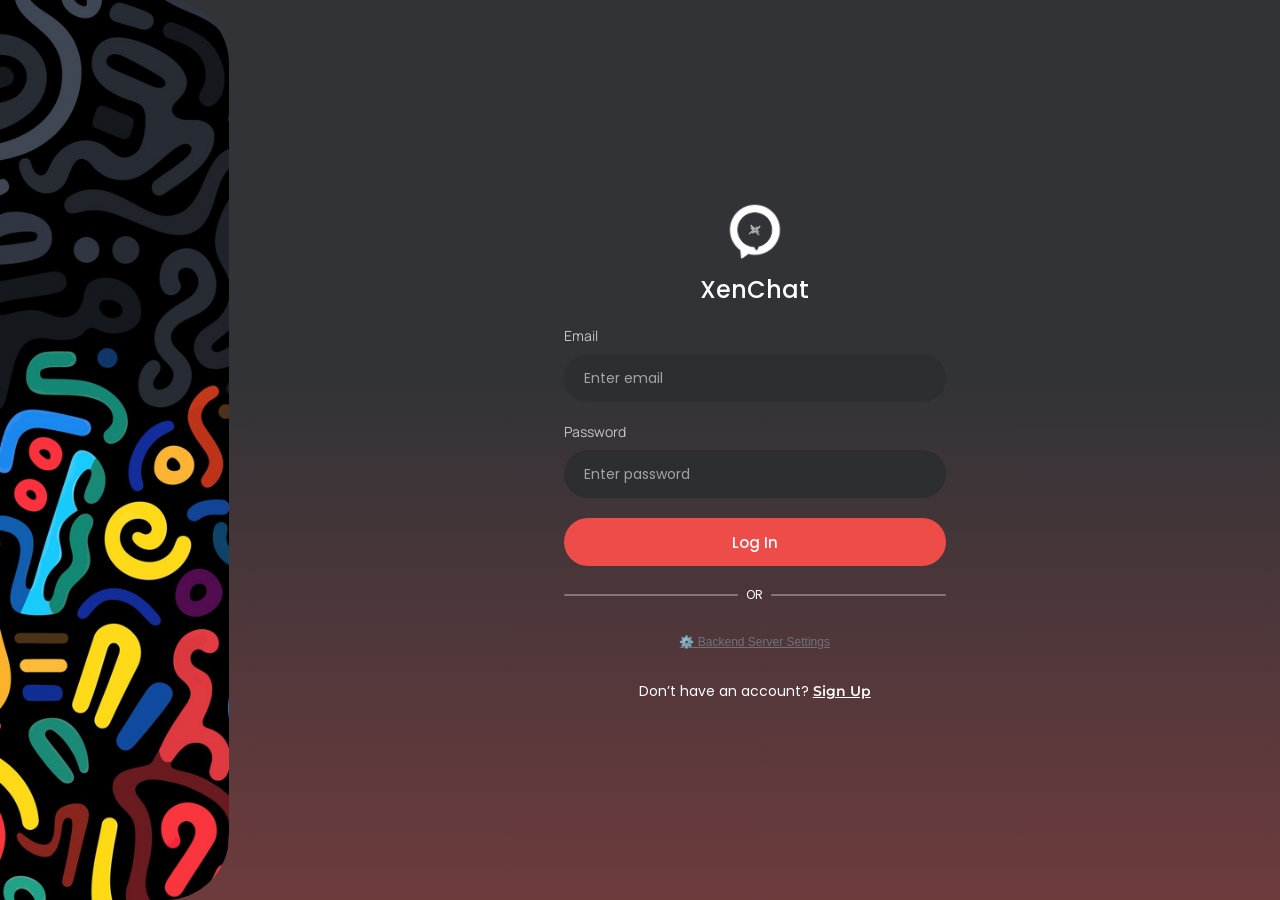
<file: frontend/login.html>
<!DOCTYPE html>
<html lang="en">
<head>
    <meta charset="UTF-8" />
    <meta name="viewport" content="width=device-width, initial-scale=1.0, viewport-fit=cover" />
    <title>Login — XenChat</title>
    <link rel="preconnect" href="https://fonts.googleapis.com" />
    <link rel="preconnect" href="https://fonts.gstatic.com" crossorigin />
    <link href="https://fonts.googleapis.com/css2?family=Poppins:wght@400;500;600;700&family=Manrope:wght@400;500&family=Montserrat:wght@600&display=swap" rel="stylesheet" />
    <link rel="stylesheet" href="css/site.css" />
</head>
<body class="auth-body">
    <main class="auth-shell">
        <aside class="auth-art" aria-hidden="true">
            <img src="images/sn_bg.png" alt="" />
        </aside>

        <section class="auth-main">
            <form class="auth-form" id="loginForm" autocomplete="off">

                <div class="brand">
                    <img src="images/logo.png" alt="XenChat" onerror="this.style.display='none';" />
                    <span>XenChat</span>
                </div>

                <div id="errorContainer" class="auth-error" style="display: none;"></div>
                <div id="successContainer" class="auth-success" style="display: none;"></div>

                <label>
                    <span>Email</span>
                    <input type="email"
                           id="emailInput"
                           name="email"
                           required
                           autocomplete="off"
                           placeholder="Enter email" />
                </label>

                <label>
                    <span>Password</span>
                    <input type="password"
                           id="passwordInput"
                           name="password"
                           required
                           minlength="6"
                           autocomplete="current-password"
                           placeholder="Enter password" />
                </label>

                <button class="primary-button" id="submitBtn" type="submit">Log In</button>

                <div class="or">
                    <span></span>
                    OR
                    <span></span>
                </div>

                <div style="text-align: center; margin: 4px 0 12px 0;">
                    <button type="button" id="apiConfigBtn" style="background: none; border: none; color: #71717a; font-size: 12px; cursor: pointer; text-decoration: underline;">
                        ⚙️ Backend Server Settings
                    </button>
                </div>

                <p class="auth-switch">
                    Don’t have an account?
                    <a href="signup.html">Sign Up</a>
                </p>
            </form>
        </section>
    </main>

    <!-- Backend API Config Modal -->
    <div id="configModal" style="display: none; position: fixed; inset: 0; background: rgba(0,0,0,0.75); z-index: 9999; align-items: center; justify-content: center;">
        <div style="background: #1e1e24; border: 1px solid #33333e; border-radius: 12px; padding: 24px; max-width: 420px; width: 90%; color: #f4f4f5;">
            <h3 style="margin-top: 0; margin-bottom: 8px;">Backend API URL</h3>
            <p style="font-size: 13px; color: #a1a1aa; margin-bottom: 16px;">Specify the URL of your deployed ASP.NET Core backend (Render, Railway, Fly.io, etc.):</p>
            <input type="url" id="apiUrlInput" style="width: 100%; padding: 10px 12px; border-radius: 8px; border: 1px solid #444; background: #121214; color: #fff; font-size: 14px; margin-bottom: 16px; outline: none;" placeholder="https://your-backend.onrender.com" />
            <div style="display: flex; justify-content: flex-end; gap: 8px;">
                <button type="button" id="closeConfigBtn" style="background: #2a2a32; border: none; color: #ccc; padding: 8px 16px; border-radius: 6px; cursor: pointer;">Cancel</button>
                <button type="button" id="saveConfigBtn" style="background: #e11d48; border: none; color: #fff; padding: 8px 16px; border-radius: 6px; cursor: pointer; font-weight: 500;">Save &amp; Reload</button>
            </div>
        </div>
    </div>

    <script src="js/config.js"></script>
    <script src="js/api.js"></script>
    <script src="js/auth.js"></script>
    <script>
        document.addEventListener('DOMContentLoaded', async () => {
            // Check if already authenticated
            await AUTH.redirectIfAuthenticated();

            const form = document.getElementById('loginForm');
            const emailInput = document.getElementById('emailInput');
            const passwordInput = document.getElementById('passwordInput');
            const submitBtn = document.getElementById('submitBtn');
            const errorContainer = document.getElementById('errorContainer');
            const successContainer = document.getElementById('successContainer');

            // Show success message if redirected from signup/verify
            const params = new URLSearchParams(window.location.search);
            if (params.get('registered') === 'true') {
                successContainer.textContent = 'Account created successfully! Please log in.';
                successContainer.style.display = 'block';
            }

            form.addEventListener('submit', async (e) => {
                e.preventDefault();
                errorContainer.style.display = 'none';

                const email = emailInput.value.trim();
                const password = passwordInput.value;
                if (!email || !password) return;

                submitBtn.disabled = true;
                submitBtn.textContent = 'Logging in...';

                try {
                    const res = await AUTH.login(email, password);
                    if (res && res.success) {
                        window.location.href = 'index.html';
                    } else {
                        errorContainer.textContent = res.error || 'Invalid email or password.';
                        errorContainer.style.display = 'block';
                    }
                } catch (err) {
                    errorContainer.textContent = 'Could not connect to server. Check backend URL.';
                    errorContainer.style.display = 'block';
                } finally {
                    submitBtn.disabled = false;
                    submitBtn.textContent = 'Log In';
                }
            });

            // Config Modal
            const configBtn = document.getElementById('apiConfigBtn');
            const configModal = document.getElementById('configModal');
            const apiUrlInput = document.getElementById('apiUrlInput');
            const closeConfigBtn = document.getElementById('closeConfigBtn');
            const saveConfigBtn = document.getElementById('saveConfigBtn');

            configBtn.addEventListener('click', () => {
                apiUrlInput.value = CONFIG.API_BASE_URL;
                configModal.style.display = 'flex';
            });

            closeConfigBtn.addEventListener('click', () => {
                configModal.style.display = 'none';
            });

            saveConfigBtn.addEventListener('click', () => {
                const val = apiUrlInput.value.trim();
                if (val) {
                    CONFIG.setApiUrl(val);
                    window.location.reload();
                }
            });
        });
    </script>
</body>
</html>
</file>
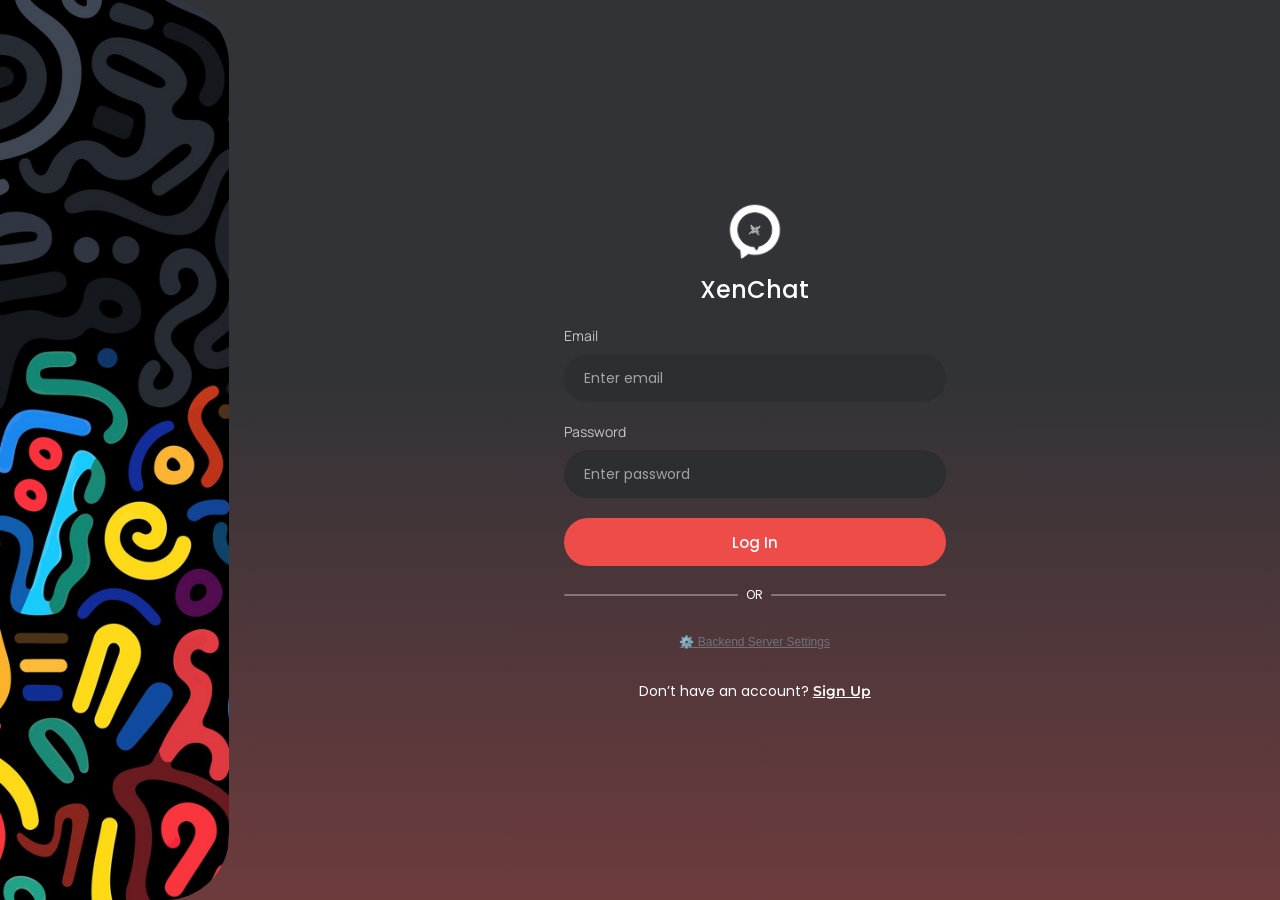
<file: frontend/profile.html>
<!DOCTYPE html>
<html lang="en">
<head>
    <meta charset="UTF-8" />
    <meta name="viewport" content="width=device-width, initial-scale=1.0, viewport-fit=cover" />
    <title>Profile Settings — XenChat</title>
    <link rel="preconnect" href="https://fonts.googleapis.com" />
    <link rel="preconnect" href="https://fonts.gstatic.com" crossorigin />
    <link href="https://fonts.googleapis.com/css2?family=Poppins:wght@400;500;600;700&family=Manrope:wght@400;500&family=Montserrat:wght@600&display=swap" rel="stylesheet" />
    <link rel="stylesheet" href="css/site.css" />
</head>
<body class="chat-body">
    <div class="settings-layout">
        <!-- Sidebar -->
        <aside class="settings-sidebar">
            <div class="settings-sidebar-header">
                <a href="index.html" class="settings-back-btn" title="Back to chats">
                    <svg width="18" height="18" viewBox="0 0 24 24" fill="none" stroke="currentColor" stroke-width="2.5" stroke-linecap="round" stroke-linejoin="round">
                        <line x1="19" y1="12" x2="5" y2="12"></line>
                        <polyline points="12 19 5 12 12 5"></polyline>
                    </svg>
                </a>
                <h1 class="settings-title">Settings</h1>
            </div>

            <nav class="settings-nav-list">
                <button class="settings-nav-item active" type="button">
                    <svg class="settings-nav-icon" width="18" height="18" viewBox="0 0 24 24" fill="none" stroke="currentColor" stroke-width="2" stroke-linecap="round" stroke-linejoin="round">
                        <path d="M20 21v-2a4 4 0 0 0-4-4H8a4 4 0 0 0-4 4v2" />
                        <circle cx="12" cy="7" r="4" />
                    </svg>
                    <span>Profile Details</span>
                </button>
            </nav>

            <div class="settings-sidebar-footer">
                <button type="button" id="logoutBtn" class="settings-logout-btn" style="background: none; border: none; width: 100%; cursor: pointer;">
                    <svg width="18" height="18" viewBox="0 0 24 24" fill="none" stroke="currentColor" stroke-width="2" stroke-linecap="round" stroke-linejoin="round">
                        <path d="M9 21H5a2 2 0 0 1-2-2V5a2 2 0 0 1 2-2h4" />
                        <polyline points="16 17 21 12 16 7" />
                        <line x1="21" y1="12" x2="9" y2="12" />
                    </svg>
                    <span>Log Out</span>
                </button>
            </div>
        </aside>

        <!-- Settings Content -->
        <main class="settings-content-area">
            <header class="settings-header">
                <h2>Profile Details</h2>
            </header>

            <div class="settings-body-scroll">
                <div id="statusAlert" class="auth-success" style="display: none; margin-bottom: 20px;"></div>
                <div id="errorAlert" class="auth-error" style="display: none; margin-bottom: 20px;"></div>

                <div class="settings-card">
                    <div class="profile-hero-section">
                        <div class="profile-hero-avatar-wrap">
                            <img id="avatarPreview" src="images/avatars/user.png" alt="Avatar" class="profile-hero-avatar" />
                            <button type="button" id="changeAvatarBtn" class="avatar-camera-badge" title="Change photo">
                                <svg width="16" height="16" viewBox="0 0 24 24" fill="none" stroke="currentColor" stroke-width="2" stroke-linecap="round" stroke-linejoin="round">
                                    <path d="M23 19a2 2 0 0 1-2 2H3a2 2 0 0 1-2-2V8a2 2 0 0 1 2-2h4l2-3h6l2 3h4a2 2 0 0 1 2 2z"></path>
                                    <circle cx="12" cy="13" r="4"></circle>
                                </svg>
                            </button>
                            <input type="file" id="avatarFileInput" accept="image/*" style="display: none;" />
                        </div>
                        <div class="profile-hero-meta">
                            <h3 id="displayUsername" style="margin: 0; color: #fff; font-size: 20px;">Username</h3>
                            <p id="displayEmail" style="margin: 4px 0 0 0; color: #888; font-size: 13px;">user@example.com</p>
                        </div>
                    </div>

                    <form id="profileForm" style="margin-top: 24px;">
                        <div class="settings-form-group">
                            <label for="usernameInput" class="settings-label">Display Name / Username</label>
                            <input type="text" id="usernameInput" name="username" class="settings-input" required />
                        </div>

                        <div class="settings-form-group" style="margin-top: 16px;">
                            <label for="bioInput" class="settings-label">About / Bio</label>
                            <textarea id="bioInput" name="profileInfo" class="settings-input" rows="3" placeholder="Tell contacts about yourself..."></textarea>
                        </div>

                        <div style="margin-top: 24px; display: flex; gap: 12px;">
                            <button type="submit" id="saveProfileBtn" class="primary-button" style="width: auto; padding: 0 24px;">Save Changes</button>
                            <button type="button" id="removeAvatarBtn" style="background: #2a2a32; border: none; color: #ff5c5c; padding: 0 16px; border-radius: 8px; cursor: pointer;">Remove Photo</button>
                        </div>
                    </form>
                </div>
            </div>
        </main>
    </div>

    <script src="js/config.js"></script>
    <script src="js/api.js"></script>
    <script src="js/auth.js"></script>
    <script>
        document.addEventListener('DOMContentLoaded', async () => {
            const user = await AUTH.requireAuth();
            if (!user) return;

            const avatarPreview = document.getElementById('avatarPreview');
            const displayUsername = document.getElementById('displayUsername');
            const displayEmail = document.getElementById('displayEmail');
            const usernameInput = document.getElementById('usernameInput');
            const bioInput = document.getElementById('bioInput');
            const form = document.getElementById('profileForm');
            const statusAlert = document.getElementById('statusAlert');
            const errorAlert = document.getElementById('errorAlert');
            const saveBtn = document.getElementById('saveProfileBtn');
            const changeAvatarBtn = document.getElementById('changeAvatarBtn');
            const avatarFileInput = document.getElementById('avatarFileInput');
            const removeAvatarBtn = document.getElementById('removeAvatarBtn');
            const logoutBtn = document.getElementById('logoutBtn');

            let selectedAvatarFile = null;
            let removeAvatarFlag = false;

            function renderUser(u) {
                displayUsername.textContent = u.username;
                displayEmail.textContent = u.email;
                usernameInput.value = u.username;
                bioInput.value = u.profileInfo || '';
                avatarPreview.src = CONFIG.resolveAvatarUrl(u.avatarPath || u.avatar);
            }

            renderUser(user);

            changeAvatarBtn.addEventListener('click', () => avatarFileInput.click());

            avatarFileInput.addEventListener('change', function () {
                if (this.files && this.files[0]) {
                    selectedAvatarFile = this.files[0];
                    removeAvatarFlag = false;
                    const reader = new FileReader();
                    reader.onload = (e) => avatarPreview.src = e.target.result;
                    reader.readAsDataURL(selectedAvatarFile);
                }
            });

            removeAvatarBtn.addEventListener('click', () => {
                removeAvatarFlag = true;
                selectedAvatarFile = null;
                avatarFileInput.value = '';
                avatarPreview.src = 'images/avatars/user.png';
            });

            form.addEventListener('submit', async (e) => {
                e.preventDefault();
                statusAlert.style.display = 'none';
                errorAlert.style.display = 'none';
                saveBtn.disabled = true;
                saveBtn.textContent = 'Saving...';

                try {
                    const formData = new FormData();
                    formData.append('username', usernameInput.value.trim());
                    formData.append('profileInfo', bioInput.value.trim());
                    if (removeAvatarFlag) {
                        formData.append('removeAvatar', 'true');
                    } else if (selectedAvatarFile) {
                        formData.append('avatarFile', selectedAvatarFile);
                    }

                    const res = await API.postForm('/api/user/profile', formData);
                    if (res && res.success && res.user) {
                        AUTH.setCurrentUser(res.user);
                        renderUser(res.user);
                        statusAlert.textContent = 'Profile updated successfully!';
                        statusAlert.style.display = 'block';
                        selectedAvatarFile = null;
                        removeAvatarFlag = false;
                    } else {
                        errorAlert.textContent = res.error || 'Failed to update profile.';
                        errorAlert.style.display = 'block';
                    }
                } catch (err) {
                    errorAlert.textContent = 'Could not connect to server.';
                    errorAlert.style.display = 'block';
                } finally {
                    saveBtn.disabled = false;
                    saveBtn.textContent = 'Save Changes';
                }
            });

            logoutBtn.addEventListener('click', () => AUTH.logout());
        });
    </script>
</body>
</html>
</file>
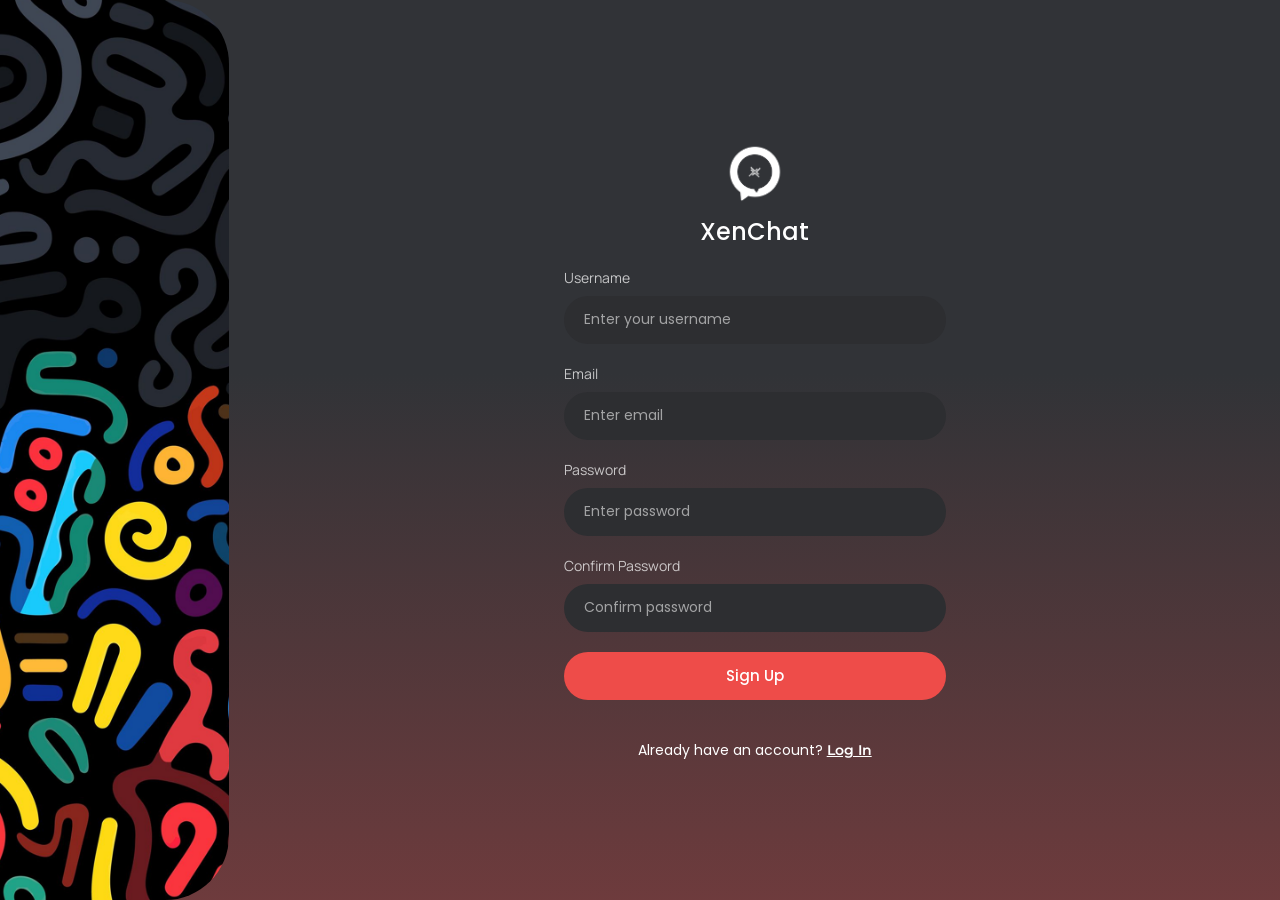
<file: frontend/signup.html>
<!DOCTYPE html>
<html lang="en">
<head>
    <meta charset="UTF-8" />
    <meta name="viewport" content="width=device-width, initial-scale=1.0, viewport-fit=cover" />
    <title>Sign Up — XenChat</title>
    <link rel="preconnect" href="https://fonts.googleapis.com" />
    <link rel="preconnect" href="https://fonts.gstatic.com" crossorigin />
    <link href="https://fonts.googleapis.com/css2?family=Poppins:wght@400;500;600;700&family=Manrope:wght@400;500&family=Montserrat:wght@600&display=swap" rel="stylesheet" />
    <link rel="stylesheet" href="css/site.css" />
</head>
<body class="auth-body">
    <main class="auth-shell">
        <aside class="auth-art" aria-hidden="true">
            <img src="images/sn_bg.png" alt="" />
        </aside>

        <section class="auth-main">
            <form class="auth-form" id="signupForm" autocomplete="off">

                <div class="brand">
                    <img src="images/logo.png" alt="XenChat" onerror="this.style.display='none';" />
                    <span>XenChat</span>
                </div>

                <div id="errorContainer" class="auth-error" style="display: none;"></div>

                <label>
                    <span>Username</span>
                    <input type="text"
                           id="usernameInput"
                           name="username"
                           required
                           autocomplete="off"
                           placeholder="Enter your username" />
                </label>

                <label>
                    <span>Email</span>
                    <input type="email"
                           id="emailInput"
                           name="email"
                           required
                           autocomplete="off"
                           placeholder="Enter email" />
                </label>

                <label>
                    <span>Password</span>
                    <input type="password"
                           id="passwordInput"
                           name="password"
                           required
                           minlength="6"
                           autocomplete="new-password"
                           placeholder="Enter password" />
                </label>

                <label>
                    <span>Confirm Password</span>
                    <input type="password"
                           id="confirmPasswordInput"
                           name="confirmPassword"
                           required
                           minlength="6"
                           autocomplete="new-password"
                           placeholder="Confirm password" />
                </label>

                <button class="primary-button" id="submitBtn" type="submit">Sign Up</button>

                <p class="auth-switch" style="margin-top: 20px;">
                    Already have an account?
                    <a href="login.html">Log In</a>
                </p>
            </form>
        </section>
    </main>

    <script src="js/config.js"></script>
    <script src="js/api.js"></script>
    <script src="js/auth.js"></script>
    <script>
        document.addEventListener('DOMContentLoaded', async () => {
            await AUTH.redirectIfAuthenticated();

            const form = document.getElementById('signupForm');
            const usernameInput = document.getElementById('usernameInput');
            const emailInput = document.getElementById('emailInput');
            const passwordInput = document.getElementById('passwordInput');
            const confirmPasswordInput = document.getElementById('confirmPasswordInput');
            const submitBtn = document.getElementById('submitBtn');
            const errorContainer = document.getElementById('errorContainer');

            form.addEventListener('submit', async (e) => {
                e.preventDefault();
                errorContainer.style.display = 'none';

                const username = usernameInput.value.trim();
                const email = emailInput.value.trim();
                const password = passwordInput.value;
                const confirmPassword = confirmPasswordInput.value;

                if (!username || !email || !password || !confirmPassword) {
                    errorContainer.textContent = 'All fields are required.';
                    errorContainer.style.display = 'block';
                    return;
                }

                if (password !== confirmPassword) {
                    errorContainer.textContent = 'Passwords do not match.';
                    errorContainer.style.display = 'block';
                    return;
                }

                submitBtn.disabled = true;
                submitBtn.textContent = 'Creating account...';

                try {
                    const res = await AUTH.signup(username, email, password, confirmPassword);
                    if (res && res.success) {
                        window.location.href = `verify-otp.html?email=${encodeURIComponent(email)}`;
                    } else {
                        errorContainer.textContent = res.error || 'Failed to create account.';
                        errorContainer.style.display = 'block';
                    }
                } catch (err) {
                    errorContainer.textContent = 'An error occurred while connecting to the server.';
                    errorContainer.style.display = 'block';
                } finally {
                    submitBtn.disabled = false;
                    submitBtn.textContent = 'Sign Up';
                }
            });
        });
    </script>
</body>
</html>
</file>
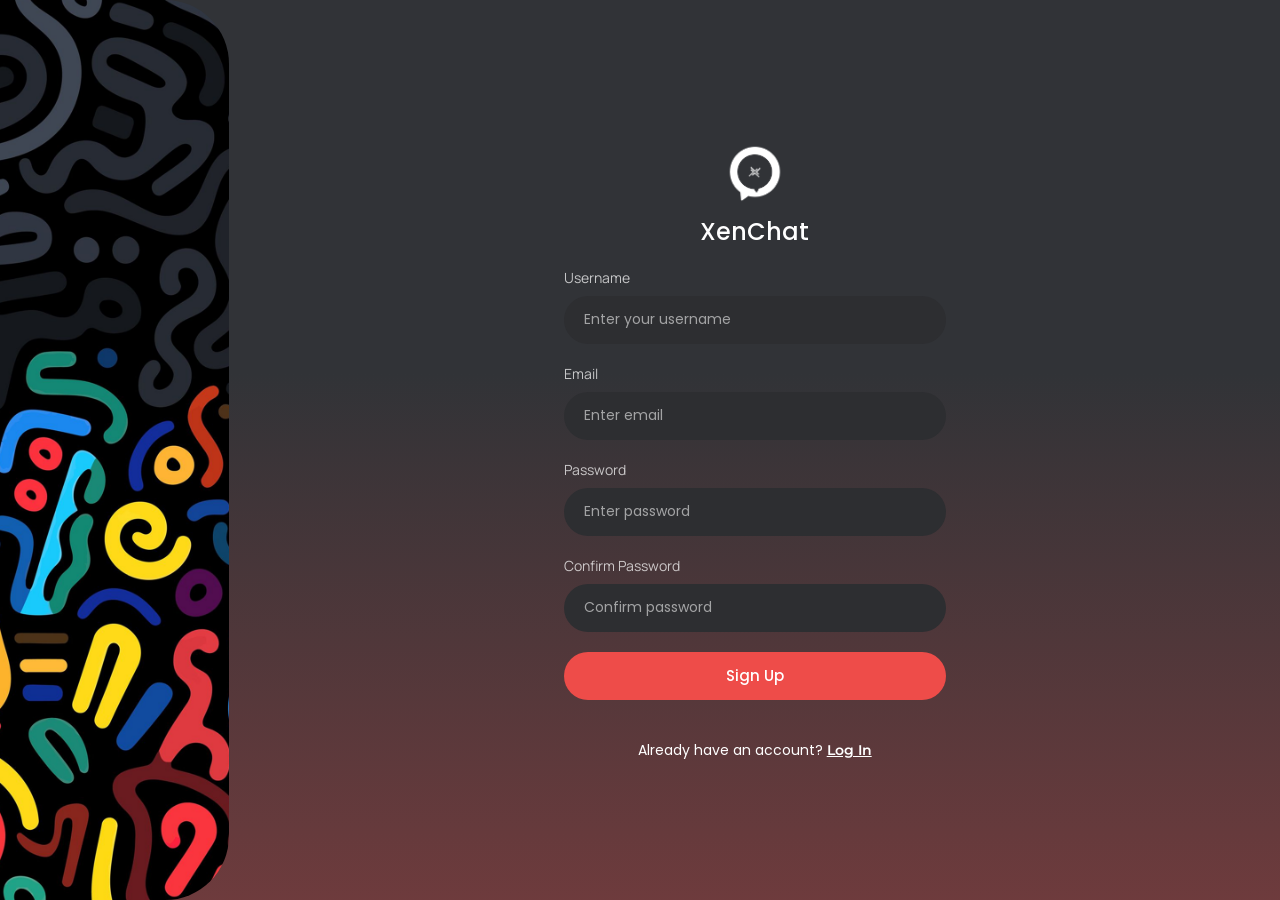
<file: frontend/verify-otp.html>
<!DOCTYPE html>
<html lang="en">
<head>
    <meta charset="UTF-8" />
    <meta name="viewport" content="width=device-width, initial-scale=1.0, viewport-fit=cover" />
    <title>Verify Code — XenChat</title>
    <link rel="preconnect" href="https://fonts.googleapis.com" />
    <link rel="preconnect" href="https://fonts.gstatic.com" crossorigin />
    <link href="https://fonts.googleapis.com/css2?family=Poppins:wght@400;500;600;700&family=Manrope:wght@400;500&family=Montserrat:wght@600&display=swap" rel="stylesheet" />
    <link rel="stylesheet" href="css/site.css" />
</head>
<body class="auth-body">
    <main class="auth-shell">
        <aside class="auth-art" aria-hidden="true">
            <img src="images/sn_bg.png" alt="" />
        </aside>

        <section class="auth-main">
            <form class="verify-card" id="verifyForm">
                <div class="brand">
                    <img src="images/logo.png" alt="XenChat" onerror="this.style.display='none';" />
                    <span>XenChat</span>
                </div>

                <div class="verify-icon">
                    <svg width="40" height="40" viewBox="0 0 24 24" fill="none" stroke="currentColor" stroke-width="2" stroke-linecap="round" stroke-linejoin="round">
                        <path d="M4 4h16c1.1 0 2 .9 2 2v12c0 1.1-.9 2-2 2H4c-1.1 0-2-.9-2-2V6c0-1.1.9-2 2-2z" />
                        <polyline points="22,6 12,13 2,6" />
                    </svg>
                </div>

                <h1>Enter Code</h1>
                <p>
                    We sent a verification code to your email<br />
                    <strong id="displayEmail"></strong>
                </p>

                <div id="errorContainer" class="auth-error" style="display: none; margin-top: 16px;"></div>

                <div class="code-inputs" aria-label="Verification code">
                    <input type="text" maxlength="1" inputmode="numeric" pattern="[0-9]" required placeholder="–" />
                    <input type="text" maxlength="1" inputmode="numeric" pattern="[0-9]" required placeholder="–" />
                    <input type="text" maxlength="1" inputmode="numeric" pattern="[0-9]" required placeholder="–" />
                    <input type="text" maxlength="1" inputmode="numeric" pattern="[0-9]" required placeholder="–" />
                    <input type="text" maxlength="1" inputmode="numeric" pattern="[0-9]" required placeholder="–" />
                    <input type="text" maxlength="1" inputmode="numeric" pattern="[0-9]" required placeholder="–" />
                </div>

                <button class="primary-button" id="submitBtn" type="submit">Verify &amp; Continue</button>

                <div class="resend">
                    <p>
                        Didn’t receive code?
                        <button type="button" id="resendBtn">Resend Code</button>
                    </p>
                    <p id="timerRow">You can resend code in <span id="timer">59</span>s</p>
                </div>
            </form>
        </section>
    </main>

    <div class="loading-overlay" id="loadingOverlay" style="display: none;" aria-hidden="true">
        <div class="loading-spinner"></div>
    </div>

    <script src="js/config.js"></script>
    <script src="js/api.js"></script>
    <script src="js/auth.js"></script>
    <script>
        document.addEventListener('DOMContentLoaded', () => {
            const params = new URLSearchParams(window.location.search);
            const email = params.get('email');
            if (!email) {
                window.location.href = 'signup.html';
                return;
            }

            document.getElementById('displayEmail').textContent = email;

            const inputs = document.querySelectorAll('.code-inputs input');
            const form = document.getElementById('verifyForm');
            const errorContainer = document.getElementById('errorContainer');
            const submitBtn = document.getElementById('submitBtn');
            const overlay = document.getElementById('loadingOverlay');
            const resendBtn = document.getElementById('resendBtn');
            const timerSpan = document.getElementById('timer');
            const timerRow = document.getElementById('timerRow');

            if (inputs.length > 0) inputs[0].focus();

            // Code Inputs Navigation
            inputs.forEach((input, index) => {
                input.addEventListener('input', (e) => {
                    const val = e.target.value;
                    if (val.length === 1 && index < inputs.length - 1) {
                        inputs[index + 1].focus();
                    }
                });

                input.addEventListener('keydown', (e) => {
                    if (e.key === 'Backspace' && !input.value && index > 0) {
                        inputs[index - 1].focus();
                    }
                });

                input.addEventListener('paste', (e) => {
                    e.preventDefault();
                    const text = (e.clipboardData || window.clipboardData).getData('text').trim();
                    if (/^\d{6}$/.test(text)) {
                        text.split('').forEach((char, idx) => {
                            if (inputs[idx]) inputs[idx].value = char;
                        });
                        inputs[inputs.length - 1].focus();
                    }
                });
            });

            // Resend Timer
            let countdown = 59;
            resendBtn.disabled = true;
            resendBtn.style.opacity = '0.5';

            const timerInterval = setInterval(() => {
                countdown--;
                if (timerSpan) timerSpan.textContent = countdown;
                if (countdown <= 0) {
                    clearInterval(timerInterval);
                    resendBtn.disabled = false;
                    resendBtn.style.opacity = '1';
                    if (timerRow) timerRow.style.display = 'none';
                }
            }, 1000);

            resendBtn.addEventListener('click', async () => {
                resendBtn.disabled = true;
                resendBtn.textContent = 'Sending...';

                try {
                    const res = await AUTH.resendOtp(email);
                    if (res && res.success) {
                        alert('New verification code sent to your email.');
                        countdown = 59;
                        if (timerRow) timerRow.style.display = 'block';
                        if (timerSpan) timerSpan.textContent = countdown;
                    } else {
                        alert(res.error || 'Failed to resend code.');
                    }
                } catch (err) {
                    alert('Could not connect to server.');
                } finally {
                    resendBtn.textContent = 'Resend Code';
                }
            });

            // Submit Form
            form.addEventListener('submit', async (e) => {
                e.preventDefault();
                errorContainer.style.display = 'none';

                let code = '';
                inputs.forEach(i => code += i.value.trim());

                if (code.length !== 6) {
                    errorContainer.textContent = 'Please enter all 6 digits.';
                    errorContainer.style.display = 'block';
                    return;
                }

                overlay.style.display = 'flex';
                submitBtn.disabled = true;

                try {
                    const res = await AUTH.verifyOtp(email, code);
                    if (res && res.success) {
                        // Successfully verified and automatically logged in!
                        window.location.href = 'index.html';
                    } else {
                        overlay.style.display = 'none';
                        submitBtn.disabled = false;
                        errorContainer.textContent = res.error || 'Invalid verification code.';
                        errorContainer.style.display = 'block';
                    }
                } catch (err) {
                    overlay.style.display = 'none';
                    submitBtn.disabled = false;
                    errorContainer.textContent = 'Could not connect to server.';
                    errorContainer.style.display = 'block';
                }
            });
        });
    </script>
</body>
</html>
</file>
<file: frontend/css/site.css>
/* ============================================================
   XENCHAT — SITE STYLESHEET
   ============================================================ */

* {
    margin: 0;
    padding: 0;
    box-sizing: border-box;
}

body {
    font-family: 'Poppins', -apple-system, BlinkMacSystemFont, 'Segoe UI', Roboto, sans-serif;
    background-color: #121214;
    color: #FFFFFF;
    height: 100vh;
    height: 100dvh;
    min-height: 100dvh;
    overflow: hidden;
    -webkit-text-size-adjust: 100%;
}

/* ============================================================
   APP LAYOUT
   ============================================================ */
.app-container {
    display: flex;
    height: 100vh;
    height: 100dvh;
    min-height: 100dvh;
    width: 100%;
    overflow: hidden;
    background-color: #121214;
}

.main-content {
    flex: 1;
    display: flex;
    width: 100%;
    min-width: 0;
    overflow: hidden;
    background-color: #121214;
}

/* ============================================================
   SIDEBAR (NAV RAIL)
   ============================================================ */
.sidebar {
    width: 84px;
    background-color: #121214;
    border-right: 1px solid #23232a;
    display: flex;
    flex-direction: column;
    align-items: center;
    justify-content: space-between;
    padding: 24px 0;
    flex-shrink: 0;
    overflow-x: hidden;
}

.sidebar-logo {
    margin-bottom: 20px;
}

.sidebar-logo-image {
    width: 40px;
    height: 40px;
    border-radius: 50%;
    object-fit: cover;
}

.sidebar-logo-fallback {
    width: 40px;
    height: 40px;
    background-color: #e11d48;
    border-radius: 50%;
    display: flex;
    align-items: center;
    justify-content: center;
    font-weight: bold;
    font-size: 20px;
    color: white;
}

.sidebar-nav {
    display: flex;
    flex-direction: column;
    gap: 20px;
    flex: 1;
    margin-top: 30px;
}

.nav-icon {
    color: #71717a;
    text-decoration: none;
    width: 48px;
    height: 48px;
    display: flex;
    align-items: center;
    justify-content: center;
    border-radius: 50%;
    transition: all 0.2s;
}

    .nav-icon:hover {
        background-color: #23232a;
        color: #f4f4f5;
    }

    .nav-icon.active {
        background-color: #e11d48;
        color: #FFFFFF;
    }

.sidebar-bottom {
    display: flex;
    flex-direction: column;
    align-items: center;
    gap: 16px;
}

.user-avatar-small {
    text-decoration: none;
    display: flex;
    align-items: center;
    justify-content: center;
}

.user-profile-link {
    text-decoration: none;
    display: flex;
    align-items: center;
    justify-content: center;
    transition: transform 0.2s ease;
}

.user-profile-link:hover {
    transform: scale(1.08);
}

.user-avatar-circle {
    width: 42px;
    height: 42px;
    border-radius: 50%;
    background-color: #27272a;
    color: #FFFFFF;
    display: flex;
    align-items: center;
    justify-content: center;
    font-size: 16px;
    font-weight: 600;
    border: 1px solid #3f3f46;
    transition: border-color 0.2s;
    user-select: none;
}

.user-profile-link:hover .user-avatar-circle,
.user-profile-link.active .user-avatar-circle {
    border-color: #e11d48;
    box-shadow: 0 0 0 2px rgba(225, 29, 72, 0.4);
}

.logout-icon {
    color: #71717a;
}

    .logout-icon:hover {
        color: #e11d48;
        background-color: transparent;
    }

/* ============================================================
   CHAT LIST PANEL (Middle Column)
   ============================================================ */
.chat-list-panel {
    width: 440px;
    background-color: #1a1a1e;
    border-right: 1px solid #23232a;
    display: flex;
    flex-direction: column;
    flex-shrink: 0;
    overflow-x: hidden;
    max-width: 100%;
}

.chat-list-header {
    height: 64px;
    min-height: 64px;
    max-height: 64px;
    box-sizing: border-box;
    padding: 0 20px;
    display: flex;
    align-items: center;
    justify-content: space-between;
    border-bottom: 1px solid #23232a;
    background-color: #1a1a1e;
    flex-shrink: 0;
}

.brand-container {
    display: flex;
    align-items: center;
    gap: 10px;
}

.brand-logo {
    width: 36px;
    height: 36px;
    border-radius: 50%;
    object-fit: cover;
}

.brand-logo-fallback {
    width: 36px;
    height: 36px;
    background-color: #e11d48;
    border-radius: 50%;
    display: flex;
    align-items: center;
    justify-content: center;
    font-weight: bold;
    font-size: 18px;
    color: white;
}

.brand-title {
    font-size: 24px;
    font-weight: 700;
    color: #FFFFFF;
    letter-spacing: -0.5px;
}

.header-actions {
    display: flex;
    align-items: center;
    gap: 8px;
}

.icon-btn {
    background: none;
    border: none;
    color: #a1a1aa;
    cursor: pointer;
    width: 36px;
    height: 36px;
    display: flex;
    align-items: center;
    justify-content: center;
    border-radius: 50%;
    transition: all 0.15s ease;
}

    .icon-btn:hover {
        background-color: #23232a;
        color: #FFFFFF;
    }

/* ============================================================
   UPDATES SECTION
   ============================================================ */
.updates-section {
    display: flex;
    padding: 16px;
    flex-direction: column;
    justify-content: center;
    align-items: flex-start;
    gap: 16px;
    align-self: stretch;
}

.updates-header {
    display: flex;
    align-items: center;
    gap: 8px;
    width: 100%;
}

.updates-logo {
    width: 20px;
    height: 20px;
    border-radius: 50%;
    object-fit: cover;
}

.updates-logo-fallback {
    width: 20px;
    height: 20px;
    display: flex;
    align-items: center;
    justify-content: center;
    color: #EE4C49;
}

.section-title {
    font-size: 24px;
    font-weight: 600;
    color: #FFFFFF;
}

.updates-carousel {
    display: flex;
    gap: 8px;
    overflow-x: auto;
    padding-bottom: 8px;
    width: 100%;
    align-items: flex-start;
}

    .updates-carousel::-webkit-scrollbar {
        height: 4px;
    }

    .updates-carousel::-webkit-scrollbar-thumb {
        background-color: #444;
        border-radius: 2px;
    }

.update-item {
    display: flex;
    flex-direction: column;
    justify-content: flex-end;
    align-items: center;
    gap: 8px;
    flex-shrink: 0;
    min-width: 56px;
    padding: 0;
}

.update-name {
    font-size: 12px;
    color: #B5B5B5;
    white-space: nowrap;
    margin: 0;
    line-height: 1;
}

/* ============================================================
   AVATARS
   ============================================================ */
.add-avatar {
    width: 40px;
    height: 40px;
    border-radius: 50%;
    background-color: #1B1D1F;
    border: 2px dashed #555;
    display: flex;
    align-items: center;
    justify-content: center;
    color: #B5B5B5;
    flex-shrink: 0;
    margin: 0;
}

.avatar-circle {
    width: 40px;
    height: 40px;
    background-color: #EE4C49;
    border-radius: 50%;
    display: flex;
    align-items: center;
    justify-content: center;
    font-size: 16px;
    font-weight: 600;
    flex-shrink: 0;
    overflow: hidden;
    border: none;
    outline: none;
    margin: 0;
    color: #FFFFFF;
}

    .avatar-circle.large {
        width: 40px;
        height: 40px;
        font-size: 16px;
    }

    .avatar-circle.small {
        width: 40px;
        height: 40px;
        font-size: 16px;
    }

.avatar-image {
    width: 40px;
    height: 40px;
    border-radius: 50%;
    object-fit: cover;
    flex-shrink: 0;
    display: block;
    border: none;
    outline: none;
    margin: 0;
}

.chat-avatar {
    width: 40px;
    height: 40px;
    border: none;
    outline: none;
}

.chat-avatar-fallback {
    width: 40px;
    height: 40px;
    background-color: #EE4C49;
    border-radius: 50%;
    display: flex;
    align-items: center;
    justify-content: center;
    font-size: 16px;
    font-weight: 600;
    flex-shrink: 0;
    border: none;
    outline: none;
    color: #FFFFFF;
}

.avatar-large {
    width: 40px;
    height: 40px;
    border: none;
    outline: none;
}

.update-carousel-avatar {
    width: 40px;
    height: 40px;
    border: none;
    outline: none;
    border-radius: 50%;
    object-fit: cover;
    margin: 0;
}

.sidebar .avatar-image {
    width: 40px;
    height: 40px;
    border: none;
    outline: none;
}

.sidebar .avatar-circle.small {
    width: 40px;
    height: 40px;
    font-size: 16px;
    border: none;
    outline: none;
}

/* ============================================================
   FILTER TABS
   ============================================================ */
.filter-tabs {
    display: flex;
    flex-wrap: nowrap;
    overflow-x: auto;
    -webkit-overflow-scrolling: touch;
    scrollbar-width: none;
    -ms-overflow-style: none;
    gap: 8px;
    padding: 12px 20px;
    background-color: #1a1a1e;
    border-bottom: 1px solid #23232a;
    flex-shrink: 0;
}

.filter-tabs::-webkit-scrollbar {
    display: none;
    height: 0;
    width: 0;
}

.filter-pill {
    padding: 6px 14px;
    border-radius: 20px;
    border: 1px solid #33333e;
    background-color: #23232a;
    color: #a1a1aa;
    font-size: 13px;
    font-weight: 500;
    cursor: pointer;
    white-space: nowrap;
    transition: all 0.15s ease;
    display: inline-flex;
    align-items: center;
    gap: 6px;
    font-family: inherit;
}

    .filter-pill:hover {
        background-color: #2e2e38;
        color: #f4f4f5;
        border-color: #3f3f46;
    }

    .filter-pill.active {
        background-color: #e11d48;
        border-color: #e11d48;
        color: #FFFFFF;
    }

.badge {
    display: inline-flex;
    align-items: center;
    justify-content: center;
    background-color: rgba(255, 255, 255, 0.2);
    border-radius: 10px;
    padding: 2px 7px;
    font-size: 11px;
    min-width: 18px;
    line-height: 1.2;
}

.badge:empty,
.badge[data-count="0"] {
    display: none !important;
}

/* ============================================================
   CHAT LIST & CONTACT ROW ALIGNMENT
   ============================================================ */
.chat-list {
    flex: 1;
    overflow-y: auto;
    overflow-x: hidden;
    background-color: #1a1a1e;
}

    .chat-list::-webkit-scrollbar {
        width: 6px;
    }

    .chat-list::-webkit-scrollbar-thumb {
        background-color: #27272a;
        border-radius: 3px;
    }

.chat-item {
    display: flex;
    align-items: center;
    padding: 12px 20px;
    text-decoration: none;
    color: white;
    border-bottom: 1px solid #23232a;
    transition: background-color 0.15s ease;
    position: relative;
    min-height: 68px;
    box-sizing: border-box;
}

    .chat-item:hover {
        background-color: #23232a;
    }

    .chat-item.active {
        background-color: #23232a;
        border-left: 3px solid #e11d48;
    }

.chat-avatar-wrapper {
    width: 44px;
    height: 44px;
    min-width: 44px;
    display: flex;
    align-items: center;
    justify-content: center;
    flex-shrink: 0;
}

.chat-avatar {
    width: 44px;
    height: 44px;
    border-radius: 50%;
    object-fit: cover;
    flex-shrink: 0;
    display: block;
    border: none;
    outline: none;
}

.chat-avatar-fallback {
    width: 44px;
    height: 44px;
    border-radius: 50%;
    background-color: #475569;
    color: #FFFFFF;
    display: flex;
    align-items: center;
    justify-content: center;
    font-size: 16px;
    font-weight: 600;
    flex-shrink: 0;
    border: none;
    outline: none;
    user-select: none;
}

.chat-info {
    flex: 1;
    margin-left: 12px;
    min-width: 0;
    display: flex;
    flex-direction: column;
    justify-content: center;
}

.chat-info-top {
    display: flex;
    justify-content: space-between;
    align-items: baseline;
    margin-bottom: 3px;
    min-width: 0;
}

    .chat-info-top h3 {
        font-size: 15px;
        font-weight: 600;
        color: #FFFFFF;
        margin: 0;
        line-height: 1.2;
        white-space: nowrap;
        overflow: hidden;
        text-overflow: ellipsis;
        flex: 1;
        min-width: 0;
    }

.chat-time {
    font-size: 11px;
    color: #858585;
    flex-shrink: 0;
    margin-left: 8px;
    white-space: nowrap;
}

.chat-meta-right {
    display: inline-flex;
    align-items: center;
    gap: 6px;
    flex-shrink: 0;
    margin-left: 8px;
}

.pinned-indicator {
    display: inline-flex;
    align-items: center;
    justify-content: center;
    color: #f59e0b;
    line-height: 1;
}

.self-tag {
    font-size: 11px;
    font-weight: 500;
    color: #e11d48;
    background: rgba(225, 29, 72, 0.14);
    padding: 1px 6px;
    border-radius: 6px;
    margin-left: 6px;
    vertical-align: middle;
}

.chat-item.pinned-chat {
    border-left: 3px solid #f59e0b;
}

.pin-action-btn {
    display: inline-flex;
    align-items: center;
    justify-content: center;
    width: 36px;
    height: 36px;
    border-radius: 50%;
    border: none;
    background: transparent;
    color: #a1a1aa;
    cursor: pointer;
    transition: all 0.15s ease;
    flex-shrink: 0;
}

.pin-action-btn:hover {
    background: #23232a;
    color: #f59e0b;
}

.pin-action-btn.active {
    color: #f59e0b;
}

.chat-info-bottom {
    display: flex;
    align-items: center;
    justify-content: space-between;
    gap: 8px;
    min-height: 18px;
    min-width: 0;
}

.last-message-preview {
    flex: 1;
    font-size: 13px;
    color: #B5B5B5;
    white-space: nowrap;
    overflow: hidden;
    text-overflow: ellipsis;
    line-height: 1.3;
    margin: 0;
    min-width: 0;
}

.unread-count-badge {
    width: 20px;
    height: 20px;
    background-color: #EE4C49;
    color: #FFFFFF;
    border-radius: 50%;
    display: flex;
    align-items: center;
    justify-content: center;
    font-size: 11px;
    font-weight: 600;
    flex-shrink: 0;
    line-height: 1;
}

/* ============================================================
   CONVERSATION PANEL & EMPTY STATE WORKSPACE
   ============================================================ */
.conversation-panel {
    flex: 1;
    display: flex;
    flex-direction: column;
    background-color: #121214;
    min-width: 0;
}

.empty-conversation {
    flex: 1;
    display: flex;
    align-items: center;
    justify-content: center;
    background-color: #121214;
    padding: 24px;
}

.empty-state {
    display: flex;
    flex-direction: column;
    align-items: center;
    text-align: center;
    max-width: 420px;
    padding: 32px 24px;
}

.empty-state-icon-wrapper {
    width: 88px;
    height: 88px;
    border-radius: 50%;
    background-color: rgba(225, 29, 72, 0.12);
    color: #e11d48;
    display: flex;
    align-items: center;
    justify-content: center;
    margin-bottom: 20px;
    box-shadow: 0 8px 24px rgba(0, 0, 0, 0.15);
}

.empty-state-title {
    font-size: 24px;
    font-weight: 600;
    color: #FFFFFF;
    margin-bottom: 8px;
    letter-spacing: -0.3px;
}

.empty-state-description {
    font-size: 14px;
    color: #9CA3AF;
    line-height: 1.5;
    margin-bottom: 24px;
}

.btn-start-conversation {
    display: inline-flex;
    align-items: center;
    gap: 8px;
    background-color: #e11d48;
    color: #FFFFFF;
    border: none;
    padding: 12px 24px;
    border-radius: 24px;
    font-size: 14px;
    font-weight: 600;
    cursor: pointer;
    box-shadow: 0 4px 14px rgba(225, 29, 72, 0.4);
    transition: all 0.2s ease;
    font-family: inherit;
}

    .btn-start-conversation:hover {
        background-color: #be123c;
        transform: translateY(-1px);
        box-shadow: 0 6px 20px rgba(225, 29, 72, 0.5);
    }

    .btn-start-conversation:active {
        transform: translateY(0);
    }

.empty-state-hint {
    margin-top: 18px;
    font-size: 12px;
    color: #858585;
    display: flex;
    align-items: center;
    gap: 6px;
}

    .empty-state-hint kbd {
        background: #1e1f22;
        border: 1px solid #3c3e44;
        border-radius: 4px;
        padding: 2px 6px;
        font-family: inherit;
        font-size: 11px;
        color: #D1D5DB;
        box-shadow: 0 1px 2px rgba(0, 0, 0, 0.2);
    }

.conversation-header {
    height: 64px;
    min-height: 64px;
    max-height: 64px;
    box-sizing: border-box;
    display: flex;
    align-items: center;
    justify-content: space-between;
    padding: 0 20px;
    background-color: #1a1a1e;
    border-bottom: 1px solid #23232a;
    flex-shrink: 0;
}

.conversation-user {
    display: flex;
    align-items: center;
    min-width: 0;
    flex: 1;
    margin-right: 16px;
}

.conversation-user-info {
    margin-left: 12px;
    min-width: 0;
    flex: 1;
    overflow: hidden;
}

    .conversation-user-info h3 {
        font-size: 16px;
        font-weight: 600;
        color: #FFFFFF;
        white-space: nowrap;
        overflow: hidden;
        text-overflow: ellipsis;
        line-height: 1.2;
        margin-bottom: 2px;
    }

.typing-status {
    font-size: 12px;
    color: #a1a1aa;
    white-space: nowrap;
    overflow: hidden;
    text-overflow: ellipsis;
    display: block;
    line-height: 1.2;
}

.conversation-actions {
    display: flex;
    align-items: center;
    gap: 8px;
    flex-shrink: 0;
}

/* ============================================================
   GROUP CHATS FEATURE (Zero Layout Shift)
   ============================================================ */
.group-list-container {
    flex: 1;
    display: flex;
    flex-direction: column;
    overflow-y: auto;
    overflow-x: hidden;
    background-color: #1a1a1e;
}

.group-list-container::-webkit-scrollbar {
    width: 6px;
}

.group-list-container::-webkit-scrollbar-thumb {
    background-color: #27272a;
    border-radius: 3px;
}

.group-list-header {
    display: none !important;
}

.group-item {
    display: flex;
    align-items: center;
    padding: 12px 20px;
    text-decoration: none;
    color: white;
    border-bottom: 1px solid #23232a;
    transition: background-color 0.15s ease;
    min-height: 68px;
    box-sizing: border-box;
    cursor: pointer;
}

.group-item:hover {
    background-color: #23232a;
}

.group-item.active {
    background-color: #23232a;
    border-left: 3px solid #e11d48;
}

.group-avatar {
    width: 40px;
    height: 40px;
    border-radius: 12px;
    display: flex;
    align-items: center;
    justify-content: center;
    font-size: 14px;
    font-weight: 700;
    color: #ffffff;
    flex-shrink: 0;
    user-select: none;
    box-shadow: none;
}

.group-info {
    flex: 1;
    margin-left: 12px;
    min-width: 0;
    display: flex;
    flex-direction: column;
    justify-content: center;
}

.group-info-top {
    display: flex;
    justify-content: space-between;
    align-items: baseline;
    margin-bottom: 3px;
    min-width: 0;
}

.group-info-top h3 {
    font-size: 15px;
    font-weight: 600;
    color: #FFFFFF;
    margin: 0;
    white-space: nowrap;
    overflow: hidden;
    text-overflow: ellipsis;
    flex: 1;
    min-width: 0;
}

.group-member-count {
    font-size: 12px;
    color: #a1a1aa;
    font-weight: 400;
    margin-left: 6px;
}

.group-time {
    font-size: 11px;
    color: #a1a1aa;
    flex-shrink: 0;
    margin-left: 8px;
}

.message-sender-name {
    font-size: 12px;
    font-weight: 600;
    color: #38bdf8;
    margin-bottom: 3px;
    display: block;
}

/* Create Group Modal */
.group-modal-overlay {
    position: fixed;
    top: 0;
    left: 0;
    right: 0;
    bottom: 0;
    width: 100%;
    height: 100%;
    background-color: rgba(0, 0, 0, 0.75);
    backdrop-filter: blur(4px);
    display: flex;
    align-items: center;
    justify-content: center;
    z-index: 99999;
}

.group-modal-card {
    background-color: #232529;
    border: 1px solid #3c3e44;
    border-radius: 16px;
    width: 440px;
    max-width: 90vw;
    display: flex;
    flex-direction: column;
    box-shadow: 0 20px 50px rgba(0, 0, 0, 0.6);
    overflow: hidden;
    animation: modalScaleIn 0.2s ease-out;
}

@keyframes modalScaleIn {
    from {
        opacity: 0;
        transform: scale(0.95);
    }
    to {
        opacity: 1;
        transform: scale(1);
    }
}

.group-modal-header {
    padding: 16px 20px;
    display: flex;
    align-items: center;
    justify-content: space-between;
    border-bottom: 1px solid #32353b;
}

.group-modal-header h3 {
    font-size: 17px;
    font-weight: 600;
    color: #ffffff;
    margin: 0;
}

.group-modal-close {
    background: none;
    border: none;
    color: #9CA3AF;
    font-size: 20px;
    cursor: pointer;
    line-height: 1;
    padding: 4px;
    transition: color 0.15s;
}

.group-modal-close:hover {
    color: #ffffff;
}

.group-modal-body {
    padding: 20px;
    display: flex;
    flex-direction: column;
    gap: 16px;
}

.group-form-group {
    display: flex;
    flex-direction: column;
    gap: 6px;
}

.group-form-group label {
    font-size: 12px;
    font-weight: 600;
    color: #B5B5B5;
    text-transform: uppercase;
    letter-spacing: 0.5px;
}

.group-form-input {
    width: 100%;
    padding: 10px 14px;
    border-radius: 8px;
    border: 1px solid #3c3e44;
    background: #1e1f22;
    color: #ffffff;
    font-size: 14px;
    outline: none;
    font-family: inherit;
    transition: border-color 0.2s;
}

.group-form-input:focus {
    border-color: #EE4C49;
}

.contacts-checklist-wrap {
    max-height: 170px;
    overflow-y: auto;
    display: flex;
    flex-direction: column;
    gap: 6px;
    padding-right: 4px;
}

.contact-check-item {
    display: flex;
    align-items: center;
    gap: 10px;
    padding: 8px 12px;
    border-radius: 8px;
    background: #2b2d31;
    cursor: pointer;
    user-select: none;
    transition: background 0.15s;
    font-size: 13px;
    color: #E5E7EB;
}

.contact-check-item:hover {
    background: #35373d;
}

.contact-check-item input[type="checkbox"] {
    accent-color: #EE4C49;
    width: 16px;
    height: 16px;
    cursor: pointer;
}

.group-modal-footer {
    padding: 14px 20px;
    border-top: 1px solid #32353b;
    display: flex;
    align-items: center;
    justify-content: flex-end;
    gap: 10px;
    background: #1c1e22;
}

.btn-modal-cancel {
    background: transparent;
    border: 1px solid #414247;
    color: #B5B5B5;
    padding: 8px 16px;
    border-radius: 20px;
    font-size: 13px;
    font-weight: 500;
    cursor: pointer;
    transition: all 0.2s;
    font-family: inherit;
}

.btn-modal-cancel:hover {
    background: #32353b;
    color: #ffffff;
}

.btn-modal-create {
    background: #EE4C49;
    border: none;
    color: #ffffff;
    padding: 8px 20px;
    border-radius: 20px;
    font-size: 13px;
    font-weight: 600;
    cursor: pointer;
    transition: all 0.2s;
    font-family: inherit;
}

.btn-modal-create:hover {
    background: #d63f3c;
    box-shadow: 0 4px 12px rgba(238, 76, 73, 0.4);
}

/* ============================================================
   MESSAGES & SOLID CHAT BUBBLES (Zero Wallpapers/Gradients)
   ============================================================ */
.messages-container {
    flex: 1;
    overflow-y: auto;
    padding: 24px;
    display: flex;
    flex-direction: column;
    gap: 10px;
    background-color: #121214 !important;
    background-image: none !important;
}

    .messages-container::-webkit-scrollbar {
        width: 6px;
    }

    .messages-container::-webkit-scrollbar-thumb {
        background-color: #27272a;
        border-radius: 3px;
    }

.message {
    display: flex;
    margin-bottom: 2px;
}

    .message.sent {
        justify-content: flex-end;
    }

    .message.received {
        justify-content: flex-start;
    }

.message-bubble {
    max-width: 65%;
    padding: 10px 14px;
    border-radius: 14px;
    position: relative;
    box-sizing: border-box;
    word-break: break-word;
}

/* Outgoing messages: Solid accent color (#e11d48), pure white text, no transparent gradients */
.message.sent .message-bubble {
    background-color: #e11d48;
    color: #ffffff;
    border: none;
    border-bottom-right-radius: 4px;
}

/* Incoming messages: Solid surface (#27272a), crisp white text (#f4f4f5), subtle 1px border (#3f3f46) */
.message.received .message-bubble {
    background-color: #27272a;
    border: 1px solid #3f3f46;
    color: #f4f4f5;
    border-bottom-left-radius: 4px;
}

.message-bubble p {
    margin-bottom: 2px;
    line-height: 1.45;
    font-size: 14px;
}

.message.sent .message-bubble p {
    color: #ffffff;
}

.message.received .message-bubble p {
    color: #f4f4f5;
}

.timestamp {
    font-size: 11px;
    display: inline-block;
    text-align: right;
}

.message.sent .timestamp {
    color: rgba(255, 255, 255, 0.85);
}

.message.received .timestamp {
    color: #a1a1aa;
}

.message-meta {
    display: flex;
    align-items: center;
    justify-content: flex-end;
    gap: 6px;
    margin-top: 2px;
}

.delete-msg-btn {
    background: transparent;
    border: none;
    cursor: pointer;
    padding: 2px 4px;
    display: inline-flex;
    align-items: center;
    justify-content: center;
    border-radius: 4px;
    transition: color 0.15s ease, background-color 0.15s ease;
    line-height: 1;
}

.message.sent .delete-msg-btn {
    color: rgba(255, 255, 255, 0.75);
}

.message.sent .delete-msg-btn:hover {
    color: #ffffff;
    background-color: rgba(0, 0, 0, 0.2);
}

.message.received .delete-msg-btn {
    color: #a1a1aa;
}

.message.received .delete-msg-btn:hover {
    color: #e11d48;
    background-color: #33333e;
}

/* ============================================================
   MESSAGE INPUT
   ============================================================ */
.message-input-form {
    display: flex;
    align-items: center;
    gap: 10px;
    padding: 14px 20px;
    background-color: #1a1a1e;
    border-top: 1px solid #23232a;
}

    .message-input-form input[type="text"] {
        flex: 1;
        padding: 12px 18px;
        border: 1px solid #33333e;
        background-color: #23232a;
        color: #f4f4f5;
        border-radius: 24px;
        outline: none;
        font-size: 14px;
        font-family: inherit;
        transition: border-color 0.15s ease;
    }

        .message-input-form input[type="text"]:focus {
            border-color: #3f3f46;
            background-color: #27272a;
        }

        .message-input-form input[type="text"]::placeholder {
            color: #71717a;
        }

.emoji-btn,
.attach-btn {
    background: none;
    border: none;
    color: #a1a1aa;
    cursor: pointer;
    width: 36px;
    height: 36px;
    display: flex;
    align-items: center;
    justify-content: center;
    border-radius: 50%;
    transition: all 0.15s ease;
}

    .emoji-btn:hover,
    .attach-btn:hover {
        color: #FFFFFF;
        background-color: #23232a;
    }

.send-btn {
    width: 44px;
    height: 44px;
    background-color: #e11d48;
    color: white;
    border: none;
    border-radius: 50%;
    cursor: pointer;
    display: flex;
    align-items: center;
    justify-content: center;
    transition: all 0.15s ease;
    flex-shrink: 0;
}

    .send-btn:hover {
        background-color: #be123c;
    }

/* ============================================================
   LOGIN / SIGNUP / VERIFY / ACCOUNT CREATED
   ============================================================ */
.auth-body {
    margin: 0;
    padding: 0;
    height: 100%;
    width: 100%;
    overflow: hidden;
    background: #313337;
}

.auth-shell {
    display: flex;
    width: 100%;
    height: 100vh;
    height: 100dvh;
    min-height: 100dvh;
    overflow: hidden;
    background: linear-gradient(180deg, #313337 41.5%, rgba(238, 76, 73, 0.32) 100%), #313337;
}

.auth-art {
    flex: 0 0 17.92%;
    height: 100%;
    overflow: hidden;
    border-radius: 0 64px 64px 0;
}

    .auth-art img {
        width: 100%;
        height: 100%;
        object-fit: cover;
        display: block;
    }

.auth-main {
    flex: 1;
    display: flex;
    align-items: center;
    justify-content: center;
    min-width: 0;
    padding: 24px 48px;
    overflow-y: auto;
    -webkit-overflow-scrolling: touch;
}

.auth-form {
    display: flex;
    flex-direction: column;
    gap: 20px;
    width: min(100%, 382px);
}

.brand {
    display: flex;
    flex-direction: column;
    align-items: center;
    gap: 12px;
    margin-bottom: 0;
}

    .brand img {
        width: 64px;
        height: 64px;
        object-fit: contain;
    }

    .brand span {
        font-family: 'Poppins', sans-serif;
        font-size: 24px;
        line-height: 32px;
        color: #ffffff;
        font-weight: 500;
    }

.auth-form label {
    display: flex;
    flex-direction: column;
    gap: 8px;
}

    .auth-form label > span {
        font-family: 'Manrope', 'Poppins', sans-serif;
        font-size: 14px;
        line-height: 20px;
        color: #ffffff;
        opacity: 0.72;
    }

.auth-form input {
    height: 48px;
    box-sizing: border-box;
    border: 0;
    border-radius: 32px;
    padding: 0 20px;
    color: #ffffff;
    background: #2D2E31;
    outline: 0;
    font-family: 'Poppins', sans-serif;
    font-size: 14px;
    transition: box-shadow 0.2s;
    width: 100%;
}

    .auth-form input::placeholder {
        color: rgba(255, 255, 255, 0.56);
    }

    .auth-form input:focus {
        box-shadow: 0 0 0 2px rgba(238, 76, 73, 0.7);
    }

    .auth-form input:-webkit-autofill,
    .auth-form input:-webkit-autofill:hover,
    .auth-form input:-webkit-autofill:focus {
        -webkit-text-fill-color: #ffffff;
        -webkit-box-shadow: 0 0 0 1000px #2D2E31 inset;
    }

.primary-button {
    width: 100%;
    height: 48px;
    border: 0;
    border-radius: 64px;
    background: #ee4c49;
    color: #ffffff;
    cursor: pointer;
    font-family: 'Poppins', sans-serif;
    font-size: 15px;
    font-weight: 500;
    transition: filter 0.18s, transform 0.18s;
}

    .primary-button:hover {
        filter: brightness(1.08);
    }

    .primary-button:active {
        transform: scale(0.99);
    }

.or {
    display: flex;
    align-items: center;
    gap: 8px;
    font-size: 12px;
    color: #ffffff;
    font-family: 'Poppins', sans-serif;
}

    .or span {
        flex: 1;
        height: 2px;
        border-radius: 2px;
        background: rgba(255, 255, 255, 0.32);
    }

.google-button {
    display: flex;
    align-items: center;
    justify-content: center;
    gap: 8px;
    width: 100%;
    height: 48px;
    border: 1px solid #f9f9f9;
    border-radius: 64px;
    background: #313337;
    color: #ffffff;
    cursor: pointer;
    font-family: 'Poppins', sans-serif;
    font-size: 14px;
    transition: background-color 0.2s;
}

    .google-button:hover {
        background: #3a3a3e;
    }

.google-icon {
    width: 20px;
    height: 20px;
    overflow: hidden;
    border-radius: 50%;
    display: flex;
    align-items: center;
    justify-content: center;
}

    .google-icon img {
        width: 20px;
        height: 20px;
        object-fit: contain;
    }

.auth-switch {
    margin: -4px 0 0;
    text-align: center;
    font-size: 14px;
    color: #ffffff;
    font-family: 'Poppins', sans-serif;
}

    .auth-switch a {
        color: #ffffff;
        text-decoration: underline;
        font-family: 'Montserrat', 'Poppins', sans-serif;
        font-weight: 600;
        cursor: pointer;
    }

.auth-error {
    background: rgba(238, 76, 73, 0.15);
    border: 1px solid rgba(238, 76, 73, 0.5);
    color: #ff8482;
    padding: 12px 16px;
    border-radius: 12px;
    font-size: 13px;
    text-align: center;
    font-family: 'Poppins', sans-serif;
}

.auth-success {
    background: rgba(74, 222, 128, 0.15);
    border: 1px solid rgba(74, 222, 128, 0.5);
    color: #4ade80;
    padding: 12px 16px;
    border-radius: 12px;
    font-size: 13px;
    text-align: center;
    font-family: 'Poppins', sans-serif;
}

/* Verify page */
.verify-card {
    display: flex;
    flex-direction: column;
    align-items: center;
    width: min(100%, 382px);
    text-align: center;
    gap: 12px;
}

.verify-icon {
    width: 56px;
    height: 56px;
    display: grid;
    place-items: center;
    border-radius: 50%;
    background: rgba(238, 76, 73, 0.14);
    color: #ee4c49;
}

.verify-card h1 {
    margin: 0;
    font-family: 'Poppins', sans-serif;
    font-size: 26px;
    font-weight: 600;
    color: #fff;
}

.verify-card > p {
    margin: 0;
    font-family: 'Poppins', sans-serif;
    font-size: 13px;
    line-height: 20px;
    color: rgba(255, 255, 255, 0.72);
}

    .verify-card > p strong {
        color: #ee4c49;
        font-weight: 500;
    }

.code-inputs {
    display: flex;
    gap: 6px;
    width: 100%;
    box-sizing: border-box;
    margin: 12px 0;
    padding: 8px 6px;
    border-radius: 32px;
    background: #2d2e31;
    justify-content: center;
}

    .code-inputs input {
        min-width: 0;
        width: clamp(32px, 11vw, 44px);
        height: clamp(38px, 12vw, 44px);
        border: 0;
        outline: 0;
        color: #fff;
        background: transparent;
        text-align: center;
        font-family: 'Poppins', sans-serif;
        font-size: clamp(16px, 5vw, 22px);
        font-weight: 500;
        border-radius: 12px;
        transition: background 0.15s, box-shadow 0.15s;
    }

        .code-inputs input:focus {
            background: rgba(238, 76, 73, 0.15);
            box-shadow: 0 0 0 2px rgba(238, 76, 73, 0.7);
        }

        .code-inputs input::placeholder {
            color: #fff;
            opacity: 0.4;
        }

.resend {
    margin-top: 8px;
    font-family: 'Poppins', sans-serif;
    font-size: 13px;
    line-height: 20px;
    color: rgba(255, 255, 255, 0.72);
}

    .resend p {
        margin: 4px 0;
    }

    .resend button {
        border: 0;
        padding: 0;
        background: none;
        color: #fff;
        text-decoration: underline;
        font-family: 'Montserrat', 'Poppins', sans-serif;
        font-weight: 600;
        cursor: pointer;
    }

        .resend button:hover {
            color: #ee4c49;
        }

.loading-overlay {
    position: fixed;
    inset: 0;
    display: none;
    align-items: center;
    justify-content: center;
    background: rgba(20, 20, 22, 0.85);
    z-index: 9999;
}

    .loading-overlay.show {
        display: flex;
    }

.loading-spinner {
    width: 56px;
    height: 56px;
    border-radius: 50%;
    border: 4px solid #1B1B1B;
    border-top-color: #ee4c49;
    border-right-color: #ee4c49;
    animation: spin 0.85s linear infinite;
}

@keyframes spin {
    to {
        transform: rotate(360deg);
    }
}

/* Account Created page */
.success-card {
    display: flex;
    flex-direction: column;
    align-items: center;
    width: min(100%, 430px);
    text-align: center;
    gap: 16px;
}

.success-badge {
    display: grid;
    place-items: center;
    width: 72px;
    height: 72px;
    border-radius: 50%;
    background: #ee4c49;
    color: #fff;
    box-shadow: 0 12px 32px rgba(238, 76, 73, 0.35);
}

.success-card h1 {
    margin: 0;
    font-family: 'Poppins', sans-serif;
    font-size: 26px;
    font-weight: 600;
    color: #fff;
    line-height: 1.3;
}

.success-card p {
    margin: 0;
    max-width: 382px;
    font-family: 'Poppins', sans-serif;
    font-size: 14px;
    line-height: 22px;
    color: rgba(255, 255, 255, 0.72);
}

/* ============================================================
   PROFILE PAGE
   ============================================================ */
.profile-page {
    display: flex;
    width: 440px;
    height: 100%;
    flex: 0 0 440px;
    flex-direction: column;
    box-sizing: border-box;
    overflow-y: auto;
    border-right: 1px solid rgba(255, 255, 255, 0.16);
    background: #000;
    color: #fff;
}

    .profile-page::-webkit-scrollbar {
        width: 5px;
    }

    .profile-page::-webkit-scrollbar-thumb {
        background: rgba(238, 76, 73, 0.22);
        border-radius: 10px;
    }

.profile-header {
    display: flex;
    align-items: center;
    justify-content: space-between;
    padding: 24px 32px;
}

    .profile-header h1 {
        margin: 0;
        font-family: 'Poppins', sans-serif;
        font-size: 32px;
        line-height: 22px;
        font-weight: 600;
        color: #fff;
    }

    .profile-header > div {
        display: flex;
        width: 108px;
        height: 56px;
        align-items: center;
        justify-content: center;
        gap: 24px;
    }

    .profile-header button {
        display: grid;
        width: 24px;
        height: 24px;
        place-items: center;
        padding: 0;
        border: 0;
        background: transparent;
        color: #fff;
        cursor: pointer;
    }

.profile-identity {
    display: flex;
    flex-direction: column;
    align-items: center;
    gap: 8px;
    padding: 24px 0;
}

    .profile-identity img {
        width: 128px;
        height: 128px;
        border-radius: 50%;
        object-fit: cover;
    }

.profile-identity-fallback {
    width: 128px;
    height: 128px;
    border-radius: 50%;
    background: #EE4C49;
    display: flex;
    align-items: center;
    justify-content: center;
    font-family: 'Poppins', sans-serif;
    font-size: 48px;
    font-weight: 700;
    color: #fff;
}

.profile-identity p {
    margin: 0;
    font-family: 'Poppins', sans-serif;
    font-size: 16px;
    line-height: 20px;
    color: #fff;
}

.profile-content {
    display: flex;
    flex: 1;
    flex-direction: column;
    justify-content: space-between;
    box-sizing: border-box;
    padding: 10px 24px 48px;
}

.profile-sections {
    display: flex;
    flex-direction: column;
    gap: 10px;
}

.profile-section {
    display: flex;
    width: 100%;
    align-items: center;
    gap: 8px;
    padding: 8px;
    border: 0;
    border-radius: 32px;
    color: #fcf6f5;
    text-align: left;
    background: #1b1b1b;
    cursor: pointer;
    transition: background 0.18s;
    font-family: 'Poppins', sans-serif;
}

    .profile-section:hover {
        background: #262626;
    }

.profile-section-icon {
    display: grid;
    width: 40px;
    height: 40px;
    flex: 0 0 auto;
    place-items: center;
    border-radius: 50%;
    background: #323337;
    color: #fff;
}

.profile-section-copy {
    display: flex;
    min-width: 0;
    flex-direction: column;
    gap: 8px;
    font-family: 'Manrope', 'Poppins', sans-serif;
    font-size: 14px;
    line-height: 20px;
}

    .profile-section-copy > span {
        opacity: 0.72;
        color: #fcf6f5;
    }

    .profile-section-copy strong {
        font-weight: 400;
        color: #fcf6f5;
    }

.profile-logout {
    display: flex;
    align-items: center;
    justify-content: center;
    width: 100%;
    height: 48px;
    margin-top: 20px;
    border: 1px solid #ee4c49;
    border-radius: 64px;
    color: #ee4c49;
    background: transparent;
    cursor: pointer;
    text-decoration: none;
    font-family: 'Poppins', sans-serif;
    font-size: 14px;
    font-weight: 500;
    transition: background 0.18s;
}

    .profile-logout:hover {
        background: rgba(238, 76, 73, 0.08);
    }

/* ============================================================
   PROFILE DETAILS PANEL
   ============================================================ */
.profile-details-panel {
    flex: 1;
    display: flex;
    flex-direction: column;
    background-color: #303236;
    min-width: 0;
    overflow-y: auto;
}

.profile-details-header {
    display: flex;
    align-items: center;
    padding: 24px 32px;
    background-color: #303236;
    border-bottom: 1px solid #414247;
}

.profile-details-header h2 {
    font-size: 22px;
    font-weight: 600;
    color: #FFFFFF;
    margin: 0;
}

.profile-details-content {
    padding: 32px;
    max-width: 600px;
    width: 100%;
}

.profile-alert {
    padding: 12px 16px;
    border-radius: 8px;
    font-size: 14px;
    margin-bottom: 24px;
    font-family: 'Poppins', sans-serif;
}

.profile-alert.success {
    background-color: rgba(39, 174, 96, 0.15);
    border: 1px solid #27ae60;
    color: #2ecc71;
}

.profile-alert.error {
    background-color: rgba(238, 76, 73, 0.15);
    border: 1px solid #ee4c49;
    color: #ee4c49;
}

.profile-form {
    display: flex;
    flex-direction: column;
    gap: 24px;
}

.profile-avatar-edit {
    display: flex;
    align-items: center;
    gap: 20px;
    padding-bottom: 8px;
}

.avatar-preview-wrap {
    position: relative;
    width: 96px;
    height: 96px;
    border-radius: 50%;
    flex-shrink: 0;
}

.avatar-preview-wrap img,
.avatar-preview-fallback {
    width: 96px;
    height: 96px;
    border-radius: 50%;
    object-fit: cover;
}

.avatar-preview-fallback {
    background-color: #EE4C49;
    color: #FFFFFF;
    display: flex;
    align-items: center;
    justify-content: center;
    font-size: 36px;
    font-weight: 700;
}

.avatar-upload-btn {
    position: absolute;
    bottom: 0;
    right: 0;
    width: 32px;
    height: 32px;
    border-radius: 50%;
    background-color: #EE4C49;
    color: #FFFFFF;
    display: flex;
    align-items: center;
    justify-content: center;
    cursor: pointer;
    border: 2px solid #303236;
    transition: transform 0.2s, background-color 0.2s;
}

.avatar-upload-btn:hover {
    transform: scale(1.1);
    background-color: #ff5c59;
}

.avatar-info {
    display: flex;
    flex-direction: column;
    gap: 4px;
}

.upload-link-text {
    font-size: 14px;
    font-weight: 500;
    color: #EE4C49;
    cursor: pointer;
}

.upload-link-text:hover {
    text-decoration: underline;
}

.upload-hint {
    font-size: 12px;
    color: #858585;
}

.profile-form .form-group {
    display: flex;
    flex-direction: column;
    gap: 8px;
}

.profile-form label {
    font-size: 14px;
    font-weight: 500;
    color: #B5B5B5;
}

.profile-form input[type="text"],
.profile-form textarea {
    width: 100%;
    background-color: #1B1D1F;
    border: 1px solid #414247;
    border-radius: 8px;
    padding: 12px 16px;
    color: #FFFFFF;
    font-family: 'Poppins', sans-serif;
    font-size: 14px;
    transition: border-color 0.2s, box-shadow 0.2s;
    outline: none;
}

.profile-form input[type="text"]:focus,
.profile-form textarea:focus {
    border-color: #EE4C49;
    box-shadow: 0 0 0 2px rgba(238, 76, 73, 0.25);
}

.profile-form .readonly-input {
    background-color: #242528;
    color: #888888;
    cursor: not-allowed;
    border-color: #333336;
}

.profile-form .field-hint {
    font-size: 12px;
    color: #858585;
}

.profile-form textarea {
    resize: vertical;
    min-height: 80px;
}

.save-profile-btn {
    max-width: 200px;
    height: 44px;
    font-size: 14px;
}

/* ============================================================
   STATUS MODAL & VIEWER
   ============================================================ */
.status-modal {
    position: fixed;
    top: 0;
    left: 0;
    right: 0;
    bottom: 0;
    width: 100%;
    height: 100%;
    background: rgba(0, 0, 0, 0.85);
    display: flex;
    align-items: center;
    justify-content: center;
    z-index: 9999;
}

.status-modal-content {
    background: #232428;
    border-radius: 12px;
    width: 90%;
    max-width: 480px;
    overflow: hidden;
    display: flex;
    flex-direction: column;
    box-shadow: 0 8px 32px rgba(0, 0, 0, 0.6);
    border: 1px solid #3c3e44;
}

.status-modal-header {
    display: flex;
    align-items: center;
    justify-content: space-between;
    padding: 16px 20px;
    border-bottom: 1px solid #333;
}

.status-modal-header h3 {
    margin: 0;
    font-size: 16px;
    color: #fff;
    font-weight: 600;
}

.status-close-btn {
    background: transparent;
    border: none;
    color: #aaa;
    font-size: 24px;
    cursor: pointer;
    line-height: 1;
    padding: 0;
}

.status-close-btn:hover {
    color: #fff;
}

.status-preview-box {
    width: 100%;
    height: 280px;
    background: #18191c;
    display: flex;
    align-items: center;
    justify-content: center;
    overflow: hidden;
}

.status-preview-box img {
    max-width: 100%;
    max-height: 100%;
    object-fit: contain;
}

.status-caption-row {
    display: flex;
    align-items: center;
    gap: 12px;
    padding: 16px 20px;
}

.status-caption-row input {
    flex: 1;
    background: #18191c;
    border: 1px solid #3c3e44;
    border-radius: 20px;
    padding: 10px 16px;
    color: #fff;
    font-size: 14px;
    outline: none;
}

.status-caption-row input:focus {
    border-color: #ee4c49;
}

.status-modal-content.viewer {
    max-width: 540px;
    background: #18191c;
}

.status-viewer-media {
    width: 100%;
    max-height: 60vh;
    background: #000;
    display: flex;
    align-items: center;
    justify-content: center;
    overflow: hidden;
}

.status-viewer-media img {
    max-width: 100%;
    max-height: 60vh;
    object-fit: contain;
}

.status-viewer-caption {
    padding: 16px 20px;
    color: #fff;
    font-size: 14px;
    background: #232428;
    margin: 0;
    text-align: center;
}

/* ============================================================
   RESPONSIVE
   ============================================================ */
.chat-back-btn {
    display: inline-flex;
    align-items: center;
    justify-content: center;
    width: 40px;
    height: 40px;
    border-radius: 50%;
    color: #fcf6f5;
    background: transparent;
    text-decoration: none;
    flex-shrink: 0;
    transition: background 0.18s;
}

.chat-back-btn:hover,
.chat-back-btn:active {
    background: rgba(255, 255, 255, 0.08);
}

.conversation-header .chat-back-btn {
    display: none;
    margin-right: 4px;
}

@media (min-width: 768px) and (max-width: 1023px) {
    .sidebar {
        width: 72px;
    }

    .chat-list-panel {
        width: 340px;
    }

    .profile-page {
        width: 340px;
        flex-basis: 340px;
    }
}

@media (min-width: 1024px) {
    .chat-list-panel {
        width: 440px;
    }
}

@media (max-width: 767.98px) {
    .sidebar {
        display: none !important;
    }

    .main-content {
        width: 100% !important;
        max-width: 100% !important;
    }

    .chat-list-view {
        width: 100% !important;
        max-width: 100% !important;
        flex: 1 !important;
        border-right: none !important;
    }

    .chat-list-view + .conversation-panel {
        display: none !important;
    }

    .app-container.mobile-conversation-active .chat-list-view {
        display: none !important;
    }

    .app-container.mobile-conversation-active .chat-list-view + .conversation-panel {
        display: flex !important;
        width: 100% !important;
        max-width: 100% !important;
        flex: 1 !important;
        border-left: none !important;
    }

    .chat-list-panel.chat-conversation-view {
        display: none !important;
    }

    .conversation-panel.chat-conversation-view {
        display: flex !important;
        width: 100% !important;
        max-width: 100% !important;
        flex: 1 !important;
        border-left: none !important;
    }

    .conversation-header {
        height: auto;
        min-height: 58px;
        padding: 8px 12px;
        padding-top: max(8px, env(safe-area-inset-top));
    }

    .conversation-header .chat-back-btn {
        display: inline-flex !important;
        width: 40px;
        height: 40px;
        min-width: 40px;
    }

    .conversation-user {
        margin-right: 8px;
        gap: 8px;
    }

    .conversation-user-info {
        margin-left: 4px;
    }

    .conversation-user-info h3 {
        font-size: 15px;
    }

    .typing-status {
        font-size: 11px;
    }

    .conversation-actions {
        gap: 4px;
    }

    .conversation-actions .icon-btn,
    .conversation-actions .favorite-action-btn,
    .conversation-actions .pin-action-btn {
        width: 40px;
        height: 40px;
        min-width: 40px;
    }

    .chat-list-header {
        height: auto;
        min-height: 60px;
        padding: 8px 14px;
        padding-top: max(8px, env(safe-area-inset-top));
    }

    .brand-title {
        font-size: 22px;
    }

    .header-actions {
        gap: 4px;
    }

    .header-actions .icon-btn {
        width: 44px;
        height: 44px;
        min-width: 44px;
        min-height: 44px;
    }

    .filter-tabs {
        padding: 10px 14px;
        gap: 6px;
    }

    .filter-pill {
        padding: 6px 12px;
        font-size: 12px;
    }

    .chat-item,
    .group-item {
        padding: 12px 14px;
        min-height: 64px;
    }

    .chat-avatar-wrapper {
        width: 46px;
        height: 46px;
        min-width: 46px;
    }

    .chat-avatar,
    .chat-avatar-fallback {
        width: 46px;
        height: 46px;
    }

    .chat-info,
    .group-info {
        margin-left: 10px;
    }

    .messages-container {
        padding: 14px 12px;
        gap: 8px;
        flex: 1 1 0%;
        min-height: 0;
        overflow-y: auto;
        overscroll-behavior-y: contain;
    }

    .message-bubble {
        max-width: 82%;
        padding: 9px 12px;
    }

    .message-bubble p {
        font-size: 14px;
    }

    .message-input-form {
        padding: 8px 10px;
        padding-bottom: max(10px, env(safe-area-inset-bottom));
        gap: 6px;
        flex-shrink: 0;
    }

    .message-input-form input[type="text"] {
        padding: 10px 14px;
        font-size: 16px;
    }

    #contactSearchInput,
    .group-form-input {
        font-size: 16px;
    }

    .emoji-btn,
    .attach-btn {
        width: 38px;
        height: 38px;
        min-width: 38px;
    }

    .send-btn {
        width: 40px;
        height: 40px;
        min-width: 40px;
    }

    .emoji-picker-popup {
        width: calc(100% - 20px);
        max-width: 340px;
        left: 10px;
        right: 10px;
        bottom: 64px;
    }

    .group-modal-card {
        width: calc(100% - 24px);
        max-width: 400px;
    }

    .chat-image-modal-content {
        width: calc(100% - 24px);
    }

    .auth-art {
        display: none;
    }

    .auth-main {
        padding: 24px 16px;
    }

    .privacy-container {
        padding: 16px 12px !important;
    }

    .privacy-container > div {
        padding: 20px 14px !important;
    }

    .updates-container {
        padding: 16px 12px !important;
    }

    .updates-container h2 {
        font-size: 20px !important;
    }

    .placeholder-page {
        padding: 16px 12px !important;
    }

    .add-status-page {
        padding: 16px 12px !important;
    }

    .profile-page {
        width: 100%;
        flex: 1;
        border-left: 0;
    }

    .profile-header {
        padding-inline: 16px;
    }
}

@media (max-width: 360px) {
    .chat-list-header {
        padding: 6px 10px;
    }

    .brand-title {
        font-size: 20px;
    }

    .header-actions {
        gap: 2px;
    }

    .header-actions .icon-btn {
        width: 40px;
        height: 40px;
        min-width: 40px;
    }

    .chat-item,
    .group-item {
        padding: 10px 8px;
    }

    .conversation-header {
        padding: 6px 8px;
    }

    .conversation-user {
        gap: 6px;
        margin-right: 4px;
    }

    .conversation-header .chat-back-btn {
        width: 36px;
        height: 36px;
        min-width: 36px;
    }

    .conversation-actions {
        gap: 2px;
    }

    .conversation-actions .icon-btn {
        width: 36px;
        height: 36px;
        min-width: 36px;
    }

    .conversation-actions .favorite-action-btn {
        display: none !important;
    }

    .message-bubble {
        max-width: 88%;
    }

    .message-input-form {
        padding: 6px 6px;
        padding-bottom: max(8px, env(safe-area-inset-bottom));
        gap: 4px;
    }
}

@media (max-height: 900px) {
    .profile-content {
        padding-bottom: 24px;
    }

    .profile-identity {
        padding-block: 8px 16px;
    }

        .profile-identity img,
        .profile-identity-fallback {
            width: 96px;
            height: 96px;
            font-size: 36px;
        }

    .profile-section-copy {
        gap: 2px;
    }

    .profile-sections {
        gap: 7px;
    }
}

/* ============================================================
   SETTINGS TABS & INFO CARDS
   ============================================================ */
.profile-section.active {
    background: #2b2c30;
    box-shadow: inset 3px 0 0 #ee4c49;
}

.settings-tab-panel {
    display: none;
}

.settings-tab-panel.active {
    display: block;
}

.settings-section-card {
    background: #262626;
    border: 1px solid #3c3d42;
    border-radius: 12px;
    padding: 24px;
    margin-bottom: 20px;
}

.settings-card-title {
    font-size: 18px;
    font-weight: 600;
    color: #FFFFFF;
    margin: 0 0 6px 0;
}

.settings-card-subtitle {
    font-size: 13px;
    color: #9ea0a5;
    margin: 0 0 20px 0;
    line-height: 1.5;
}

.settings-info-list {
    display: flex;
    flex-direction: column;
    gap: 16px;
}

.settings-info-item {
    display: flex;
    flex-direction: column;
    gap: 4px;
    padding-bottom: 12px;
    border-bottom: 1px solid #323337;
}

.settings-info-item:last-child {
    border-bottom: none;
    padding-bottom: 0;
}

.settings-info-label {
    font-size: 12px;
    text-transform: uppercase;
    letter-spacing: 0.5px;
    color: #8c8e94;
    font-weight: 500;
}

.settings-info-val {
    font-size: 14px;
    color: #fcf6f5;
    font-weight: 400;
}

.status-badge-active {
    display: inline-block;
    width: fit-content;
    padding: 2px 10px;
    border-radius: 12px;
    background: rgba(39, 174, 96, 0.2);
    border: 1px solid #27ae60;
    color: #2ecc71;
    font-size: 12px;
    font-weight: 500;
}

.settings-action-link {
    display: inline-block;
    color: #ee4c49;
    text-decoration: none;
    font-size: 14px;
    font-weight: 500;
    transition: opacity 0.2s;
}

.settings-action-link:hover {
    opacity: 0.85;
    text-decoration: underline;
}

/* ============================================================
   CHAT IMAGE BUBBLES & PREVIEWS
   ============================================================ */
.chat-image-wrap {
    display: flex;
    flex-direction: column;
    margin-bottom: 4px;
}

.chat-bubble-image {
    max-width: 260px;
    max-height: 260px;
    border-radius: 8px;
    object-fit: cover;
    display: block;
    cursor: pointer;
    transition: transform 0.15s ease, opacity 0.15s ease;
}

.chat-bubble-image:hover {
    opacity: 0.95;
    transform: scale(1.02);
}

.chat-image-caption {
    margin: 6px 0 0 0;
    font-size: 14px;
    line-height: 1.4;
    word-break: break-word;
    color: #fff;
}

/* ============================================================
   EMOJI PICKER POPUP
   ============================================================ */
.emoji-picker-popup {
    position: absolute;
    bottom: 65px;
    left: 16px;
    width: 320px;
    max-height: 280px;
    background: #232428;
    border: 1px solid #3c3e44;
    border-radius: 12px;
    box-shadow: 0 8px 30px rgba(0, 0, 0, 0.6);
    z-index: 1000;
    display: none;
    flex-direction: column;
    overflow: hidden;
}

.emoji-picker-header {
    display: flex;
    align-items: center;
    justify-content: space-between;
    padding: 8px 14px;
    border-bottom: 1px solid #333;
    font-size: 12px;
    color: #888;
    background: #1e1f22;
}

.emoji-grid {
    display: grid;
    grid-template-columns: repeat(8, 1fr);
    gap: 4px;
    padding: 10px;
    overflow-y: auto;
    max-height: 230px;
}

.emoji-item {
    font-size: 20px;
    padding: 6px;
    background: transparent;
    border: none;
    border-radius: 6px;
    cursor: pointer;
    line-height: 1;
    text-align: center;
    transition: background 0.15s, transform 0.1s;
}

.emoji-item:hover {
    background: #33353b;
    transform: scale(1.2);
}

/* ============================================================
   CHAT IMAGE UPLOAD MODAL
   ============================================================ */
.chat-image-modal {
    position: fixed;
    top: 0;
    left: 0;
    right: 0;
    bottom: 0;
    width: 100%;
    height: 100%;
    background: rgba(0, 0, 0, 0.85);
    display: flex;
    align-items: center;
    justify-content: center;
    z-index: 10000;
}

.chat-image-modal-content {
    background: #232428;
    border-radius: 12px;
    width: 90%;
    max-width: 440px;
    overflow: hidden;
    display: flex;
    flex-direction: column;
    box-shadow: 0 8px 32px rgba(0, 0, 0, 0.6);
    border: 1px solid #3c3e44;
}

.chat-image-preview-area {
    width: 100%;
    height: 260px;
    background: #18191c;
    display: flex;
    align-items: center;
    justify-content: center;
    overflow: hidden;
}

.chat-image-preview-area img {
    max-width: 100%;
    max-height: 100%;
    object-fit: contain;
}

/* ============================================================
   FAVORITE ACTION BUTTON (Header Icon)
   ============================================================ */
.favorite-action-btn {
    display: inline-flex;
    align-items: center;
    justify-content: center;
    width: 36px;
    height: 36px;
    border-radius: 50%;
    border: none;
    background: transparent;
    color: #a1a1aa;
    cursor: pointer;
    transition: all 0.15s ease;
    flex-shrink: 0;
}

.favorite-action-btn:hover {
    background: #23232a;
    color: #e11d48;
}

.favorite-action-btn.active {
    color: #e11d48;
}

/* ============================================================
   VOICE CALL SCREEN & INCOMING CALL MODALS
   ============================================================ */
.call-modal-overlay {
    position: fixed;
    top: 0;
    left: 0;
    right: 0;
    bottom: 0;
    width: 100%;
    height: 100%;
    background: rgba(0, 0, 0, 0.82);
    backdrop-filter: blur(16px);
    -webkit-backdrop-filter: blur(16px);
    display: flex;
    align-items: center;
    justify-content: center;
    z-index: 10001;
    animation: fadeInCallModal 0.2s cubic-bezier(0.16, 1, 0.3, 1);
}

@keyframes fadeInCallModal {
    from {
        opacity: 0;
        transform: scale(0.97);
    }
    to {
        opacity: 1;
        transform: scale(1);
    }
}

.call-modal-card {
    background: #141417;
    border: 1px solid rgba(255, 255, 255, 0.08);
    border-radius: 24px;
    padding: 24px 24px 28px;
    width: 90%;
    max-width: 380px;
    text-align: center;
    box-shadow: 0 24px 60px -10px rgba(0, 0, 0, 0.85), 0 0 0 1px rgba(255, 255, 255, 0.04);
    display: flex;
    flex-direction: column;
    align-items: center;
    position: relative;
    overflow: hidden;
    transition: max-width 0.3s cubic-bezier(0.16, 1, 0.3, 1), padding 0.3s ease;
}

.call-modal-top-bar {
    display: flex;
    align-items: center;
    justify-content: space-between;
    width: 100%;
    margin-bottom: 4px;
}

.call-type-badge {
    display: inline-flex;
    align-items: center;
    gap: 6px;
    padding: 4px 10px;
    background: rgba(255, 255, 255, 0.04);
    border: 1px solid rgba(255, 255, 255, 0.07);
    border-radius: 20px;
    font-size: 11px;
    font-weight: 500;
    color: #a1a1aa;
    letter-spacing: 0.02em;
}

.call-type-badge.incoming {
    background: rgba(34, 197, 94, 0.1);
    border-color: rgba(34, 197, 94, 0.2);
    color: #4ade80;
}

.call-pulse-dot {
    width: 6px;
    height: 6px;
    border-radius: 50%;
    background: #f43f5e;
}

.call-pulse-dot.green {
    background: #22c55e;
    box-shadow: 0 0 8px rgba(34, 197, 94, 0.7);
    animation: pulseDot 1.4s ease-in-out infinite alternate;
}

.call-timer-badge {
    font-family: 'SF Mono', Monaco, monospace;
    font-size: 11px;
    font-weight: 600;
    color: #f43f5e;
    background: rgba(244, 63, 94, 0.1);
    border: 1px solid rgba(244, 63, 94, 0.2);
    padding: 3px 8px;
    border-radius: 12px;
}

/* Concentric Animated Ripple Stage */
.call-avatar-stage {
    position: relative;
    width: 150px;
    height: 150px;
    display: flex;
    align-items: center;
    justify-content: center;
    margin: 14px auto 10px;
}

@keyframes callRippleWave {
    0% {
        transform: scale(0.85);
        opacity: 0.8;
    }
    50% {
        opacity: 0.35;
    }
    100% {
        transform: scale(1.45);
        opacity: 0;
    }
}

.call-ripple-ring {
    position: absolute;
    width: 96px;
    height: 96px;
    border-radius: 50%;
    border: 1.5px solid rgba(244, 63, 94, 0.35);
    pointer-events: none;
    animation: callRippleWave 2.8s cubic-bezier(0.2, 0.8, 0.2, 1) infinite;
}

.call-ripple-ring.ring-1 {
    animation-delay: 0s;
}

.call-ripple-ring.ring-2 {
    animation-delay: 0.9s;
}

.call-ripple-ring.ring-3 {
    animation-delay: 1.8s;
}

.call-ripple-ring.ring-green {
    border-color: rgba(34, 197, 94, 0.4);
}

.call-avatar-wrapper {
    position: relative;
    z-index: 2;
    width: 96px;
    height: 96px;
    border-radius: 50%;
    display: flex;
    align-items: center;
    justify-content: center;
}

.call-avatar-img,
.call-avatar {
    width: 96px;
    height: 96px;
    border-radius: 50%;
    object-fit: cover;
    border: 2.5px solid #f43f5e;
    box-shadow: 0 8px 24px rgba(0, 0, 0, 0.6), 0 0 16px rgba(244, 63, 94, 0.3);
    background: linear-gradient(135deg, #27272a 0%, #18181b 100%);
    display: flex;
    align-items: center;
    justify-content: center;
    font-size: 36px;
    font-weight: 700;
    color: #ffffff;
    letter-spacing: -0.02em;
}

.call-avatar-stage .call-avatar.green-border {
    border-color: #22c55e;
    box-shadow: 0 8px 24px rgba(0, 0, 0, 0.6), 0 0 16px rgba(34, 197, 94, 0.3);
}

.call-meta-section {
    display: flex;
    flex-direction: column;
    align-items: center;
    gap: 8px;
    margin-top: 4px;
}

.call-user-name {
    font-size: 20px;
    font-weight: 700;
    color: #f4f4f5;
    margin: 0;
    letter-spacing: -0.01em;
}

.call-status-pill {
    display: inline-flex;
    align-items: center;
    gap: 7px;
    padding: 5px 12px;
    background: rgba(255, 255, 255, 0.04);
    border: 1px solid rgba(255, 255, 255, 0.06);
    border-radius: 20px;
}

.call-status-pulse-dot {
    width: 7px;
    height: 7px;
    border-radius: 50%;
    background: #f43f5e;
    box-shadow: 0 0 8px rgba(244, 63, 94, 0.8);
    animation: pulseDot 1.4s ease-in-out infinite alternate;
}

.call-status-pulse-dot.connected,
.call-status-pulse-dot.green {
    background: #22c55e;
    box-shadow: 0 0 8px rgba(34, 197, 94, 0.8);
}

@keyframes pulseDot {
    from {
        opacity: 0.4;
        transform: scale(0.85);
    }
    to {
        opacity: 1;
        transform: scale(1.15);
    }
}

.call-status-label {
    font-size: 13px;
    color: #a1a1aa;
    margin: 0;
    font-weight: 500;
}

/* Sleek Floating Action Controls Dock */
.call-controls-dock {
    display: flex;
    align-items: flex-start;
    justify-content: center;
    gap: 22px;
    margin-top: 24px;
    width: 100%;
}

.call-control-item {
    display: flex;
    flex-direction: column;
    align-items: center;
    gap: 7px;
}

.call-action-btn {
    width: 52px;
    height: 52px;
    border-radius: 50%;
    display: flex;
    align-items: center;
    justify-content: center;
    border: none;
    cursor: pointer;
    transition: transform 0.15s cubic-bezier(0.16, 1, 0.3, 1), background 0.15s ease, box-shadow 0.15s ease;
    outline: none;
    position: relative;
}

.call-action-btn:active {
    transform: scale(0.92);
}

.call-btn-mute,
.call-btn-video {
    background: #27272a;
    color: #e4e4e7;
    border: 1px solid rgba(255, 255, 255, 0.08);
    box-shadow: 0 4px 12px rgba(0, 0, 0, 0.3);
}

.call-btn-mute:hover,
.call-btn-video:hover {
    background: #3f3f46;
    color: #ffffff;
    transform: translateY(-2px);
    box-shadow: 0 6px 16px rgba(0, 0, 0, 0.45);
}

.call-btn-mute.muted {
    background: #ef4444;
    color: #ffffff;
    border-color: #dc2626;
    box-shadow: 0 4px 16px rgba(239, 68, 68, 0.4);
}

.call-btn-video.video-off {
    background: #52525b;
    color: #d4d4d8;
    border-color: #3f3f46;
}

.call-btn-end {
    background: #ef4444;
    color: #ffffff;
    box-shadow: 0 4px 18px rgba(239, 68, 68, 0.45);
}

.call-btn-end:hover {
    background: #dc2626;
    transform: translateY(-2px);
    box-shadow: 0 6px 24px rgba(239, 68, 68, 0.65);
}

.call-btn-accept {
    background: #22c55e;
    color: #ffffff;
    box-shadow: 0 4px 18px rgba(34, 197, 94, 0.45);
}

.call-btn-accept:hover {
    background: #16a34a;
    transform: translateY(-2px);
    box-shadow: 0 6px 24px rgba(34, 197, 94, 0.65);
}

.call-control-label {
    font-size: 11px;
    font-weight: 500;
    color: #a1a1aa;
    letter-spacing: 0.01em;
}

/* Video Calling Mode Expanded */
.call-modal-card.call-video-active {
    max-width: 760px;
    width: 95%;
    padding: 18px;
}

.call-video-container {
    position: relative;
    width: 100%;
    aspect-ratio: 16 / 9;
    background: #000000;
    border-radius: 16px;
    overflow: hidden;
    margin: 6px 0 12px;
    box-shadow: 0 12px 36px rgba(0, 0, 0, 0.7);
}

.call-remote-video {
    width: 100%;
    height: 100%;
    object-fit: cover;
    background: #09090b;
    border-radius: 16px;
}

.call-local-pip-wrap {
    position: absolute;
    bottom: 14px;
    right: 14px;
    width: 160px;
    aspect-ratio: 16 / 9;
    border-radius: 10px;
    overflow: hidden;
    border: 2px solid rgba(255, 255, 255, 0.25);
    box-shadow: 0 8px 20px rgba(0, 0, 0, 0.65);
    z-index: 10;
    background: #18181b;
}

.call-local-video {
    width: 100%;
    height: 100%;
    object-fit: cover;
}

.pip-label {
    position: absolute;
    bottom: 4px;
    left: 6px;
    font-size: 10px;
    font-weight: 600;
    color: rgba(255, 255, 255, 0.9);
    background: rgba(0, 0, 0, 0.6);
    padding: 1px 6px;
    border-radius: 4px;
    backdrop-filter: blur(4px);
}

.video-overlay-header {
    position: absolute;
    top: 12px;
    left: 14px;
    right: 14px;
    display: flex;
    align-items: center;
    justify-content: space-between;
    z-index: 10;
    pointer-events: none;
}

.video-participant-name {
    font-size: 12px;
    font-weight: 600;
    color: #ffffff;
    background: rgba(0, 0, 0, 0.55);
    backdrop-filter: blur(8px);
    padding: 4px 10px;
    border-radius: 20px;
    border: 1px solid rgba(255, 255, 255, 0.12);
}

.video-duration {
    font-family: 'SF Mono', Monaco, monospace;
    font-size: 11px;
    font-weight: 600;
    color: #ffffff;
    background: rgba(0, 0, 0, 0.55);
    backdrop-filter: blur(8px);
    padding: 4px 10px;
    border-radius: 20px;
    border: 1px solid rgba(255, 255, 255, 0.12);
}

/* ============================================================
   ONLINE PRESENCE INDICATORS
   ============================================================ */
.status-indicator-wrap {
    display: inline-flex;
    align-items: center;
    gap: 6px;
}

.status-dot {
    width: 8px;
    height: 8px;
    border-radius: 50%;
    background-color: #71717a;
    display: inline-block;
    transition: background-color 0.2s ease, box-shadow 0.2s ease;
}

.status-dot.online {
    background-color: #22c55e;
    box-shadow: 0 0 8px rgba(34, 197, 94, 0.6);
}

.avatar-online-badge {
    position: absolute;
    bottom: 0px;
    right: 0px;
    width: 10px;
    height: 10px;
    border-radius: 50%;
    background-color: #71717a;
    border: 2px solid #1a1a1e;
    opacity: 0;
    pointer-events: none;
    transition: opacity 0.2s ease, background-color 0.2s ease;
}

.avatar-online-badge.online {
    background-color: #22c55e;
    opacity: 1;
    box-shadow: 0 0 6px rgba(34, 197, 94, 0.7);
}
</file>
